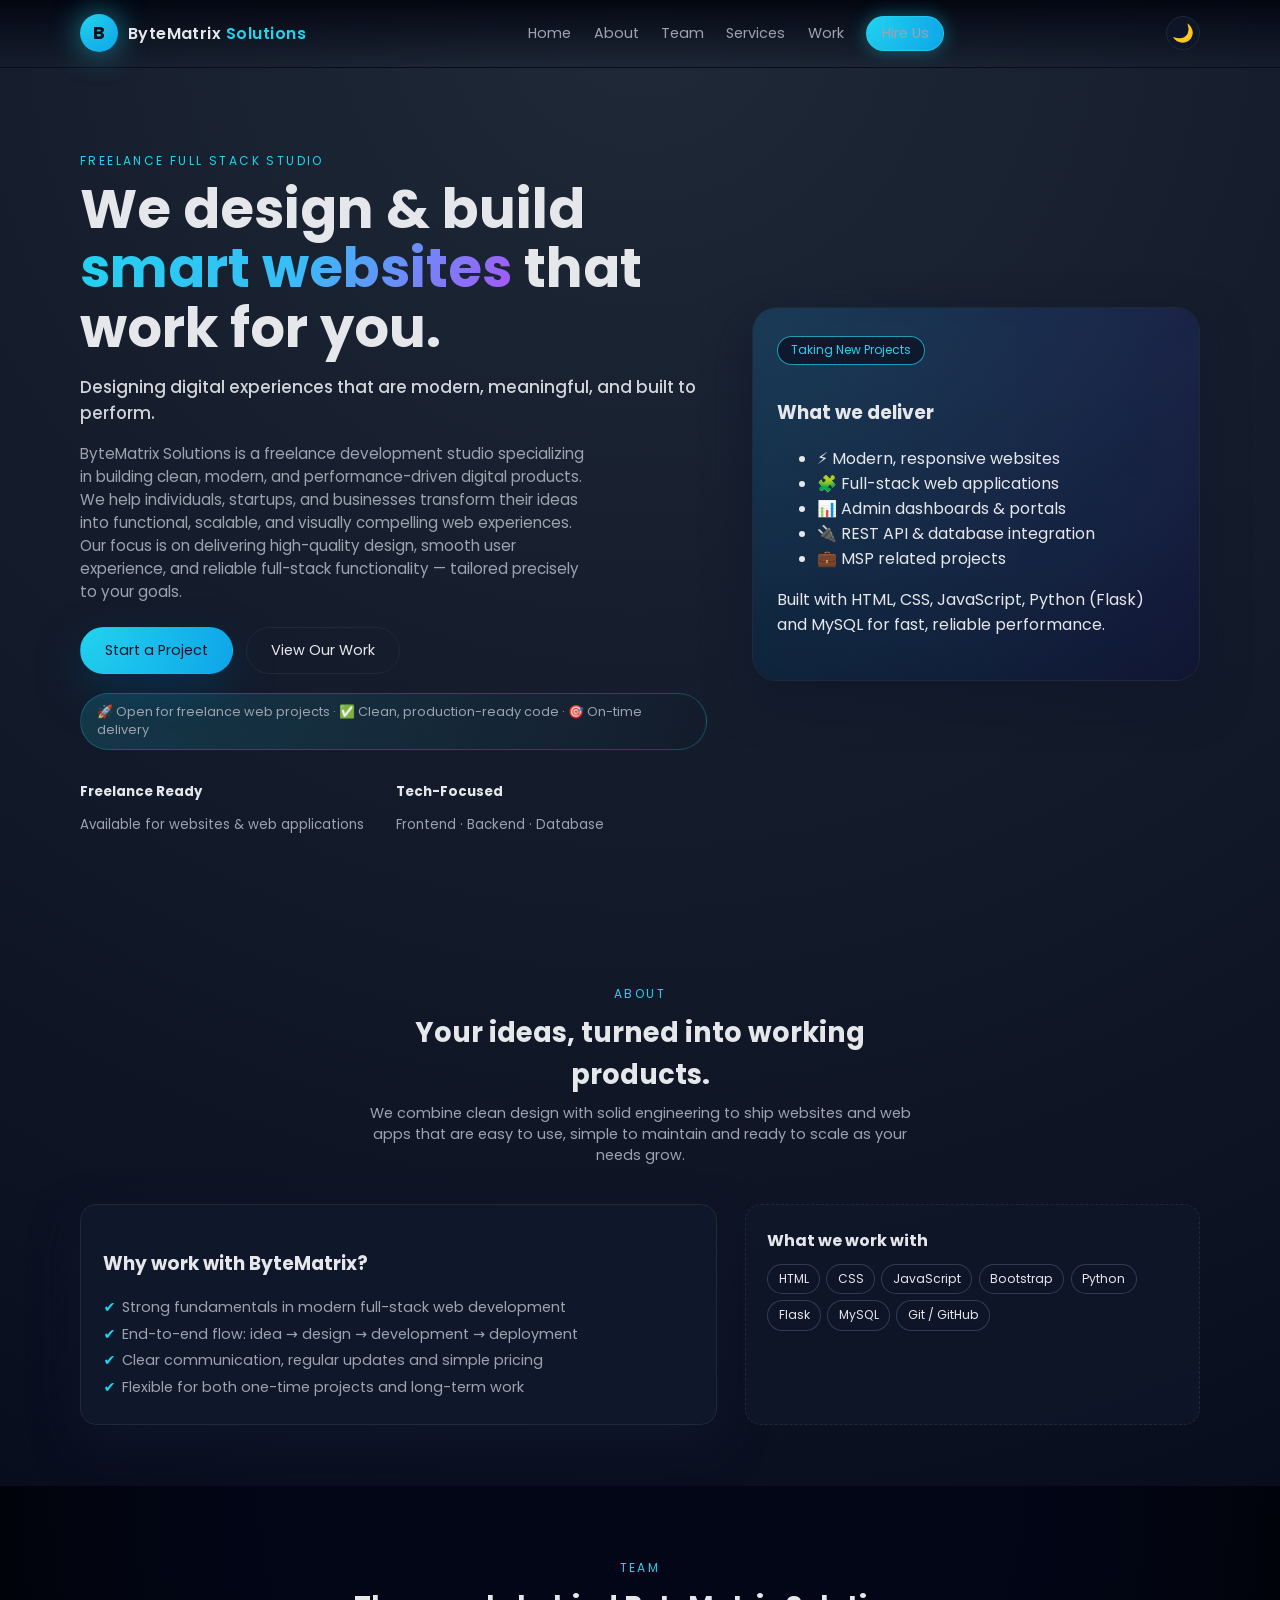
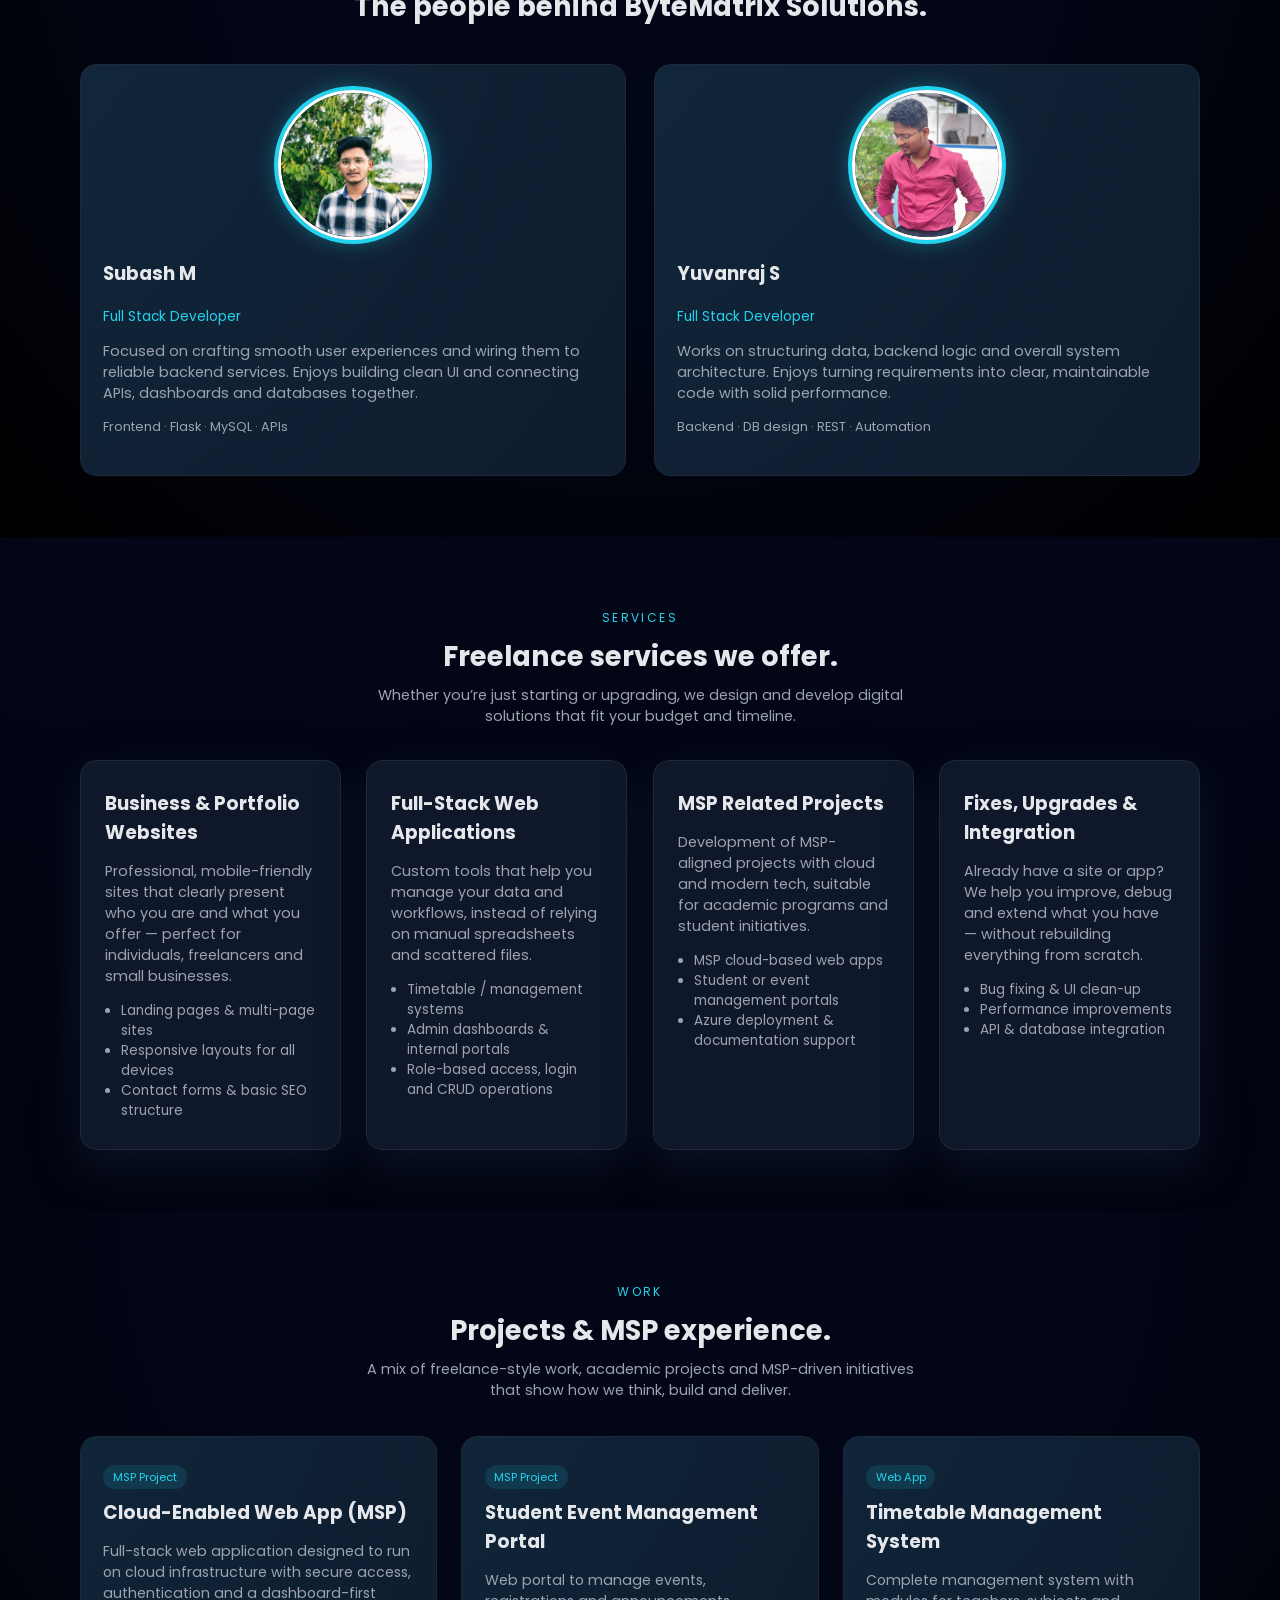
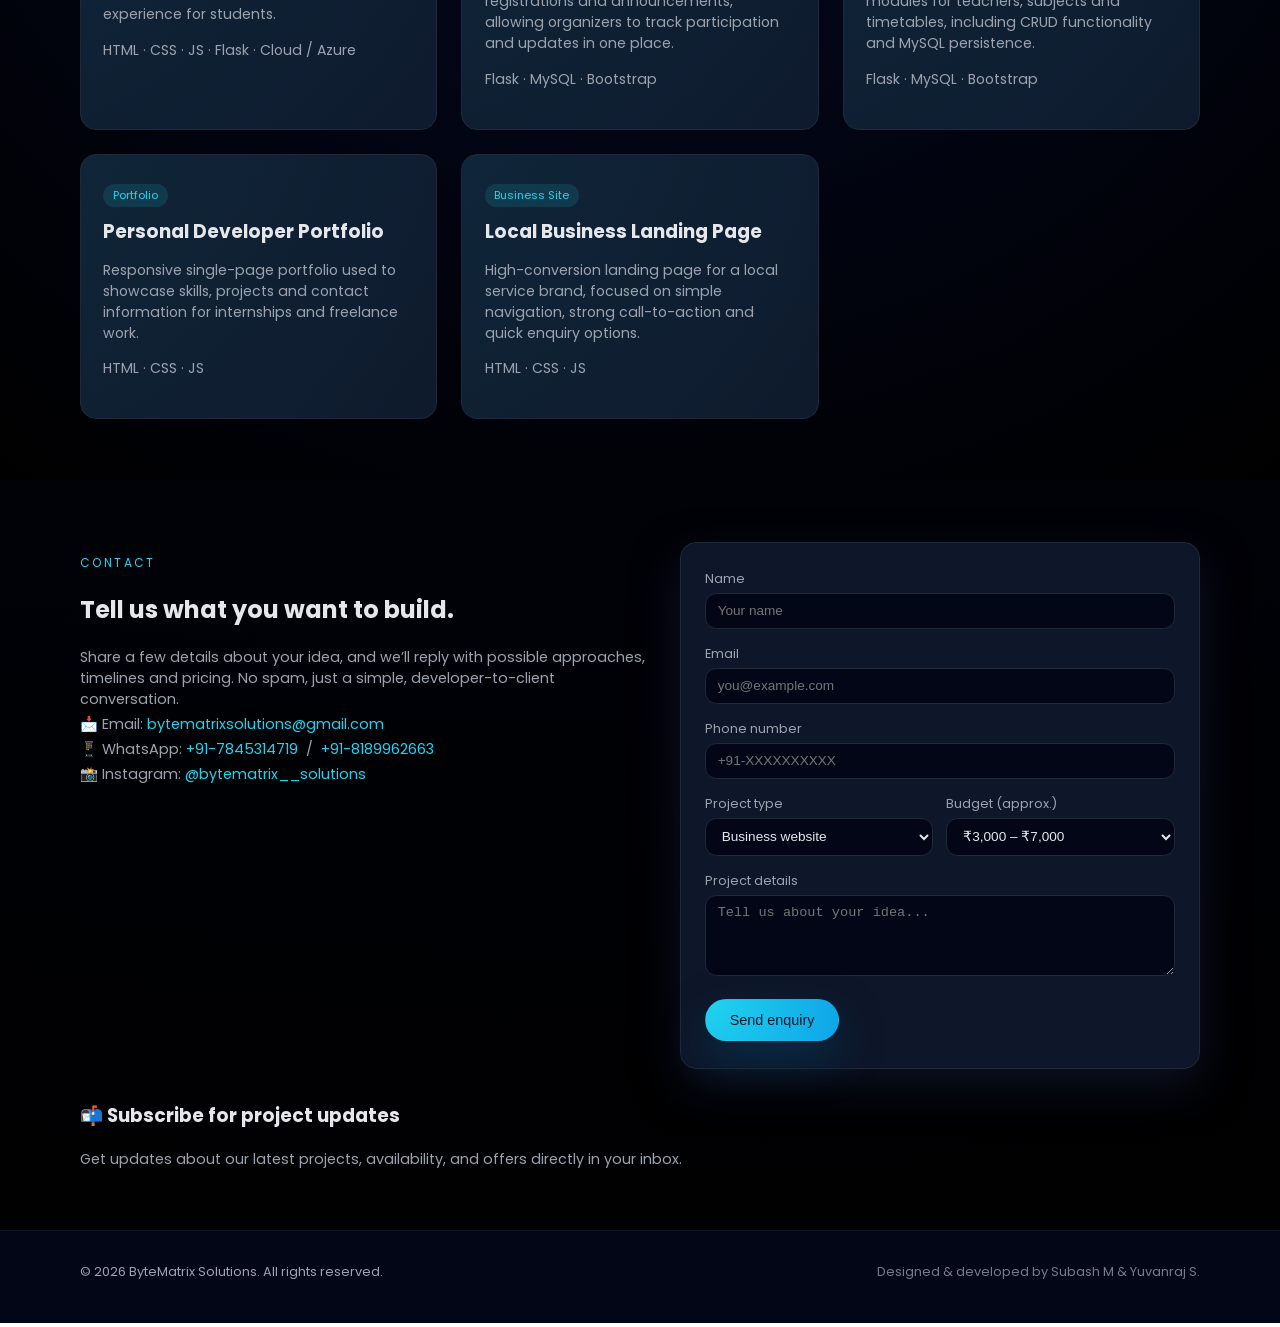
<file: index.html>
<!DOCTYPE html>
<html lang="en">
<head>
  <!-- Basic Meta -->
  <meta charset="UTF-8" />
  <meta name="viewport" content="width=device-width, initial-scale=1.0" />

  <title>ByteMatrix Solutions | Freelance Full Stack Developers</title>
  <meta name="description"
        content="ByteMatrix Solutions is a freelance full stack studio building modern, performance-focused websites and web applications for individuals, startups, and small businesses." />

  <!-- Google Fonts -->
  <link rel="preconnect" href="https://fonts.googleapis.com" />
  <link rel="preconnect" href="https://fonts.gstatic.com" crossorigin />
  <link
    href="https://fonts.googleapis.com/css2?family=Poppins:wght@300;400;500;600;700&display=swap"
    rel="stylesheet"
  />

  <!-- Styles -->
  <link rel="stylesheet" href="style.css" />

  <!-- Google Analytics (replace G-XXXXXXX with your real ID when ready) -->
  <script async src="https://www.googletagmanager.com/gtag/js?id=G-XXXXXXX"></script>
  <script>
    window.dataLayer = window.dataLayer || [];
    function gtag(){dataLayer.push(arguments);}
    gtag('js', new Date());
    gtag('config', 'G-XXXXXXX');
  </script>
</head>

<body data-theme="dark">
  <!-- NAVBAR -->
  <header class="navbar">
    <div class="container nav-inner">
      <div class="logo">
        <span class="logo-icon">B</span>
        <span class="logo-text">ByteMatrix<span> Solutions</span></span>
      </div>

      <nav class="nav-links" id="navLinks">
        <a href="#home">Home</a>
        <a href="#about">About</a>
        <a href="#team">Team</a>
        <a href="#services">Services</a>
        <a href="#work">Work</a>
        <a href="#contact" class="btn-nav">Hire Us</a>
      </nav>

      <div class="nav-right">
        <!-- Theme toggle -->
        <button class="theme-toggle" id="themeToggle" aria-label="Toggle light/dark theme">
          <span class="icon-moon">🌙</span>
          <span class="icon-sun">☀️</span>
        </button>

        <!-- Mobile nav toggle -->
        <button class="nav-toggle" id="navToggle" aria-label="Toggle navigation menu">
          <span></span>
          <span></span>
        </button>
      </div>
    </div>
  </header>

  <!-- MAIN CONTENT -->
  <main>
    <!-- HERO -->
    <section id="home" class="hero reveal">
      <div class="container hero-grid">
        <div class="hero-text">
          <p class="eyebrow">Freelance Full Stack Studio</p>
          <h1>
            We design &amp; build<br />
            <span class="accent">smart websites</span> that work for you.
          </h1>

          <p class="tagline">
            Designing digital experiences that are modern, meaningful, and built to perform.
          </p>

          <p class="hero-sub">
            ByteMatrix Solutions is a freelance development studio specializing in building clean,
            modern, and performance-driven digital products. We help individuals, startups, and
            businesses transform their ideas into functional, scalable, and visually compelling web
            experiences. Our focus is on delivering high-quality design, smooth user experience, and
            reliable full-stack functionality — tailored precisely to your goals.
          </p>

          <div class="hero-actions">
            <a href="#contact" class="btn primary">Start a Project</a>
            <a href="#work" class="btn ghost">View Our Work</a>
          </div>

          <!-- Hero highlight strip -->
          <div class="hero-strip">
            <span>🚀 Open for freelance web projects · ✅ Clean, production-ready code · 🎯 On-time delivery</span>
          </div>

          <div class="hero-meta">
            <div>
              <h4>Freelance Ready</h4>
              <p>Available for websites &amp; web applications</p>
            </div>
            <div>
              <h4>Tech-Focused</h4>
              <p>Frontend · Backend · Database</p>
            </div>
          </div>
        </div>

        <aside class="hero-card" aria-label="What ByteMatrix delivers">
          <div class="hero-badge">Taking New Projects</div>
          <h3>What we deliver</h3>
          <ul>
            <li>⚡ Modern, responsive websites</li>
            <li>🧩 Full-stack web applications</li>
            <li>📊 Admin dashboards &amp; portals</li>
            <li>🔌 REST API &amp; database integration</li>
            <li>💼 MSP related projects</li>
          </ul>
          <p class="hero-note">
            Built with HTML, CSS, JavaScript, Python (Flask) and MySQL for fast, reliable performance.
          </p>
        </aside>
      </div>
    </section>

    <!-- ABOUT -->
    <section id="about" class="section reveal">
      <div class="container section-header">
        <p class="eyebrow">About</p>
        <h2>Your ideas, turned into working products.</h2>
        <p class="section-sub">
          We combine clean design with solid engineering to ship websites and web apps that are
          easy to use, simple to maintain and ready to scale as your needs grow.
        </p>
      </div>

      <div class="container about-grid">
        <article class="about-card">
          <h3>Why work with ByteMatrix?</h3>
          <ul class="check-list">
            <li>Strong fundamentals in modern full-stack web development</li>
            <li>End-to-end flow: idea → design → development → deployment</li>
            <li>Clear communication, regular updates and simple pricing</li>
            <li>Flexible for both one-time projects and long-term work</li>
          </ul>
        </article>

        <aside class="about-tags" aria-label="Tech stack">
          <h4>What we work with</h4>
          <div class="tags">
            <span>HTML</span>
            <span>CSS</span>
            <span>JavaScript</span>
            <span>Bootstrap</span>
            <span>Python</span>
            <span>Flask</span>
            <span>MySQL</span>
            <span>Git / GitHub</span>
          </div>
        </aside>
      </div>
    </section>

    <!-- TEAM -->
    <section id="team" class="section section-alt reveal">
      <div class="container section-header">
        <p class="eyebrow">Team</p>
        <h2>The people behind ByteMatrix Solutions.</h2>
      </div>

      <div class="container team-grid">
        <!-- Subash -->
        <article class="team-card">
          <img src="subash.jpeg" alt="Portrait of Subash M" class="member-photo-circle" />
          <h3>Subash M</h3>
          <p class="role">Full Stack Developer</p>
          <p class="bio">
            Focused on crafting smooth user experiences and wiring them to reliable backend
            services. Enjoys building clean UI and connecting APIs, dashboards and databases
            together.
          </p>
          <p class="skills">
            Frontend · Flask · MySQL · APIs
          </p>
        </article>

        <!-- Yuvan -->
        <article class="team-card">
          <img src="yuvan.jpeg" alt="Portrait of Yuvanraj S" class="member-photo-circle member-photo-yuvan" />
          <h3>Yuvanraj S</h3>
          <p class="role">Full Stack Developer</p>
          <p class="bio">
            Works on structuring data, backend logic and overall system architecture. Enjoys
            turning requirements into clear, maintainable code with solid performance.
          </p>
          <p class="skills">
            Backend · DB design · REST · Automation
          </p>
        </article>
      </div>
    </section>

    <!-- SERVICES -->
    <section id="services" class="section reveal">
      <div class="container section-header">
        <p class="eyebrow">Services</p>
        <h2>Freelance services we offer.</h2>
        <p class="section-sub">
          Whether you’re just starting or upgrading, we design and develop digital solutions
          that fit your budget and timeline.
        </p>
      </div>

      <div class="container services-grid">
        <!-- Service 1 -->
        <article class="service-card">
          <h3>Business &amp; Portfolio Websites</h3>
          <p>
            Professional, mobile-friendly sites that clearly present who you are and what you
            offer — perfect for individuals, freelancers and small businesses.
          </p>
          <ul>
            <li>Landing pages &amp; multi-page sites</li>
            <li>Responsive layouts for all devices</li>
            <li>Contact forms &amp; basic SEO structure</li>
          </ul>
        </article>

        <!-- Service 2 -->
        <article class="service-card">
          <h3>Full-Stack Web Applications</h3>
          <p>
            Custom tools that help you manage your data and workflows, instead of relying on
            manual spreadsheets and scattered files.
          </p>
          <ul>
            <li>Timetable / management systems</li>
            <li>Admin dashboards &amp; internal portals</li>
            <li>Role-based access, login and CRUD operations</li>
          </ul>
        </article>

        <!-- Service 3 -->
        <article class="service-card">
          <h3>MSP Related Projects</h3>
          <p>
            Development of MSP-aligned projects with cloud and modern tech, suitable for academic
            programs and student initiatives.
          </p>
          <ul>
            <li>MSP cloud-based web apps</li>
            <li>Student or event management portals</li>
            <li>Azure deployment &amp; documentation support</li>
          </ul>
        </article>

        <!-- Service 4 -->
        <article class="service-card">
          <h3>Fixes, Upgrades &amp; Integration</h3>
          <p>
            Already have a site or app? We help you improve, debug and extend what you have —
            without rebuilding everything from scratch.
          </p>
          <ul>
            <li>Bug fixing &amp; UI clean-up</li>
            <li>Performance improvements</li>
            <li>API &amp; database integration</li>
          </ul>
        </article>
      </div>
    </section>

    <!-- WORK -->
    <section id="work" class="section section-alt reveal">
      <div class="container section-header">
        <p class="eyebrow">Work</p>
        <h2>Projects &amp; MSP experience.</h2>
        <p class="section-sub">
          A mix of freelance-style work, academic projects and MSP-driven initiatives that show
          how we think, build and deliver.
        </p>
      </div>

      <div class="container work-grid">
        <!-- Project 1 -->
        <article class="work-card">
          <div class="work-tag">MSP Project</div>
          <h3>Cloud-Enabled Web App (MSP)</h3>
          <p>
            Full-stack web application designed to run on cloud infrastructure with secure access,
            authentication and a dashboard-first experience for students.
          </p>
          <p class="stack">HTML · CSS · JS · Flask · Cloud / Azure</p>
        </article>

        <!-- Project 2 -->
        <article class="work-card">
          <div class="work-tag">MSP Project</div>
          <h3>Student Event Management Portal</h3>
          <p>
            Web portal to manage events, registrations and announcements, allowing organizers to
            track participation and updates in one place.
          </p>
          <p class="stack">Flask · MySQL · Bootstrap</p>
        </article>

        <!-- Project 3 -->
        <article class="work-card">
          <div class="work-tag">Web App</div>
          <h3>Timetable Management System</h3>
          <p>
            Complete management system with modules for teachers, subjects and timetables,
            including CRUD functionality and MySQL persistence.
          </p>
          <p class="stack">Flask · MySQL · Bootstrap</p>
        </article>

        <!-- Project 4 -->
        <article class="work-card">
          <div class="work-tag">Portfolio</div>
          <h3>Personal Developer Portfolio</h3>
          <p>
            Responsive single-page portfolio used to showcase skills, projects and contact
            information for internships and freelance work.
          </p>
          <p class="stack">HTML · CSS · JS</p>
        </article>

        <!-- Project 5 -->
        <article class="work-card">
          <div class="work-tag">Business Site</div>
          <h3>Local Business Landing Page</h3>
          <p>
            High-conversion landing page for a local service brand, focused on simple navigation,
            strong call-to-action and quick enquiry options.
          </p>
          <p class="stack">HTML · CSS · JS</p>
        </article>
      </div>
    </section>

    <!-- CONTACT -->
    <section id="contact" class="section reveal">
      <div class="container contact-grid">
        <div>
          <p class="eyebrow">Contact</p>
          <h2>Tell us what you want to build.</h2>
          <p class="section-sub">
            Share a few details about your idea, and we’ll reply with possible approaches, timelines
            and pricing. No spam, just a simple, developer-to-client conversation.
          </p>

          <div class="contact-meta">
            <p>
              📩 Email:
              <a href="mailto:bytematrixsolutions@gmail.com">
                bytematrixsolutions@gmail.com
              </a>
            </p>

            <p>
              📱 WhatsApp:
              <a href="https://wa.me/917845314719" target="_blank" rel="noopener noreferrer">
                +91-7845314719
              </a>
              &nbsp;/&nbsp;
              <a href="https://wa.me/918189962663" target="_blank" rel="noopener noreferrer">
                +91-8189962663
              </a>
            </p>

            <p>
              📸 Instagram:
              <a href="https://www.instagram.com/bytematrix__solutions?igsh=MW5uZ2N6MXJtbTRqbg=="
                 target="_blank" rel="noopener noreferrer">
                @bytematrix__solutions
              </a>
            </p>
          </div>
        </div>

        <!-- CONTACT FORM (sends to Flask /contact) -->
        <form class="contact-form"
              action="http://127.0.0.1:5000/contact"
              method="POST">
          <div class="field">
            <label for="name">Name</label>
            <input
              id="name"
              name="name"
              type="text"
              placeholder="Your name"
              required
            />
          </div>

          <div class="field">
            <label for="email">Email</label>
            <input
              id="email"
              name="email"
              type="email"
              placeholder="you@example.com"
              required
            />
          </div>

          <div class="field">
            <label for="phone">Phone number</label>
            <input
              id="phone"
              name="phone"
              type="tel"
              placeholder="+91-XXXXXXXXXX"
              required
            />
          </div>

          <div class="field two-col">
            <div>
              <label for="projectType">Project type</label>
              <select id="projectType" name="projectType">
                <option>Business website</option>
                <option>Portfolio website</option>
                <option>Web application</option>
                <option>Dashboard / internal tool</option>
                <option>Other</option>
              </select>
            </div>

            <div>
              <label for="budget">Budget (approx.)</label>
              <select id="budget" name="budget">
                <option>₹3,000 – ₹7,000</option>
                <option>₹7,000 – ₹15,000</option>
                <option>₹15,000 – ₹30,000</option>
                <option>₹30,000+</option>
              </select>
            </div>
          </div>

          <div class="field">
            <label for="message">Project details</label>
            <textarea
              id="message"
              name="message"
              rows="4"
              placeholder="Tell us about your idea..."
            ></textarea>
          </div>

          <button type="submit" class="btn primary full-width">
            Send enquiry
          </button>
        </form>
      </div>

      <!-- NEWSLETTER SIGNUP (Kit embed) -->
      <div class="container" style="margin-top: 2rem;">
        <h3>📬 Subscribe for project updates</h3>
        <p class="section-sub">
          Get updates about our latest projects, availability, and offers directly in your inbox.
        </p>

        <!-- Kit form script -->
        <script async data-uid="3629f5edd1" src="https://bytematrixsolutions.kit.com/3629f5edd1/index.js"></script>
      </div>
    </section>
  </main>

  <!-- FOOTER -->
  <footer class="footer">
    <div class="container footer-inner">
      <p>© <span id="year"></span> ByteMatrix Solutions. All rights reserved.</p>
      <p class="footer-made">
        Designed &amp; developed by Subash M &amp; Yuvanraj S.
      </p>
    </div>
  </footer>

  <!-- SCROLL TO TOP BUTTON -->
  <button id="scrollTopBtn" class="scroll-top" aria-label="Scroll to top">↑</button>

  <!-- Scripts -->
  <script src="script.js"></script>
</body>
</html>
</file>
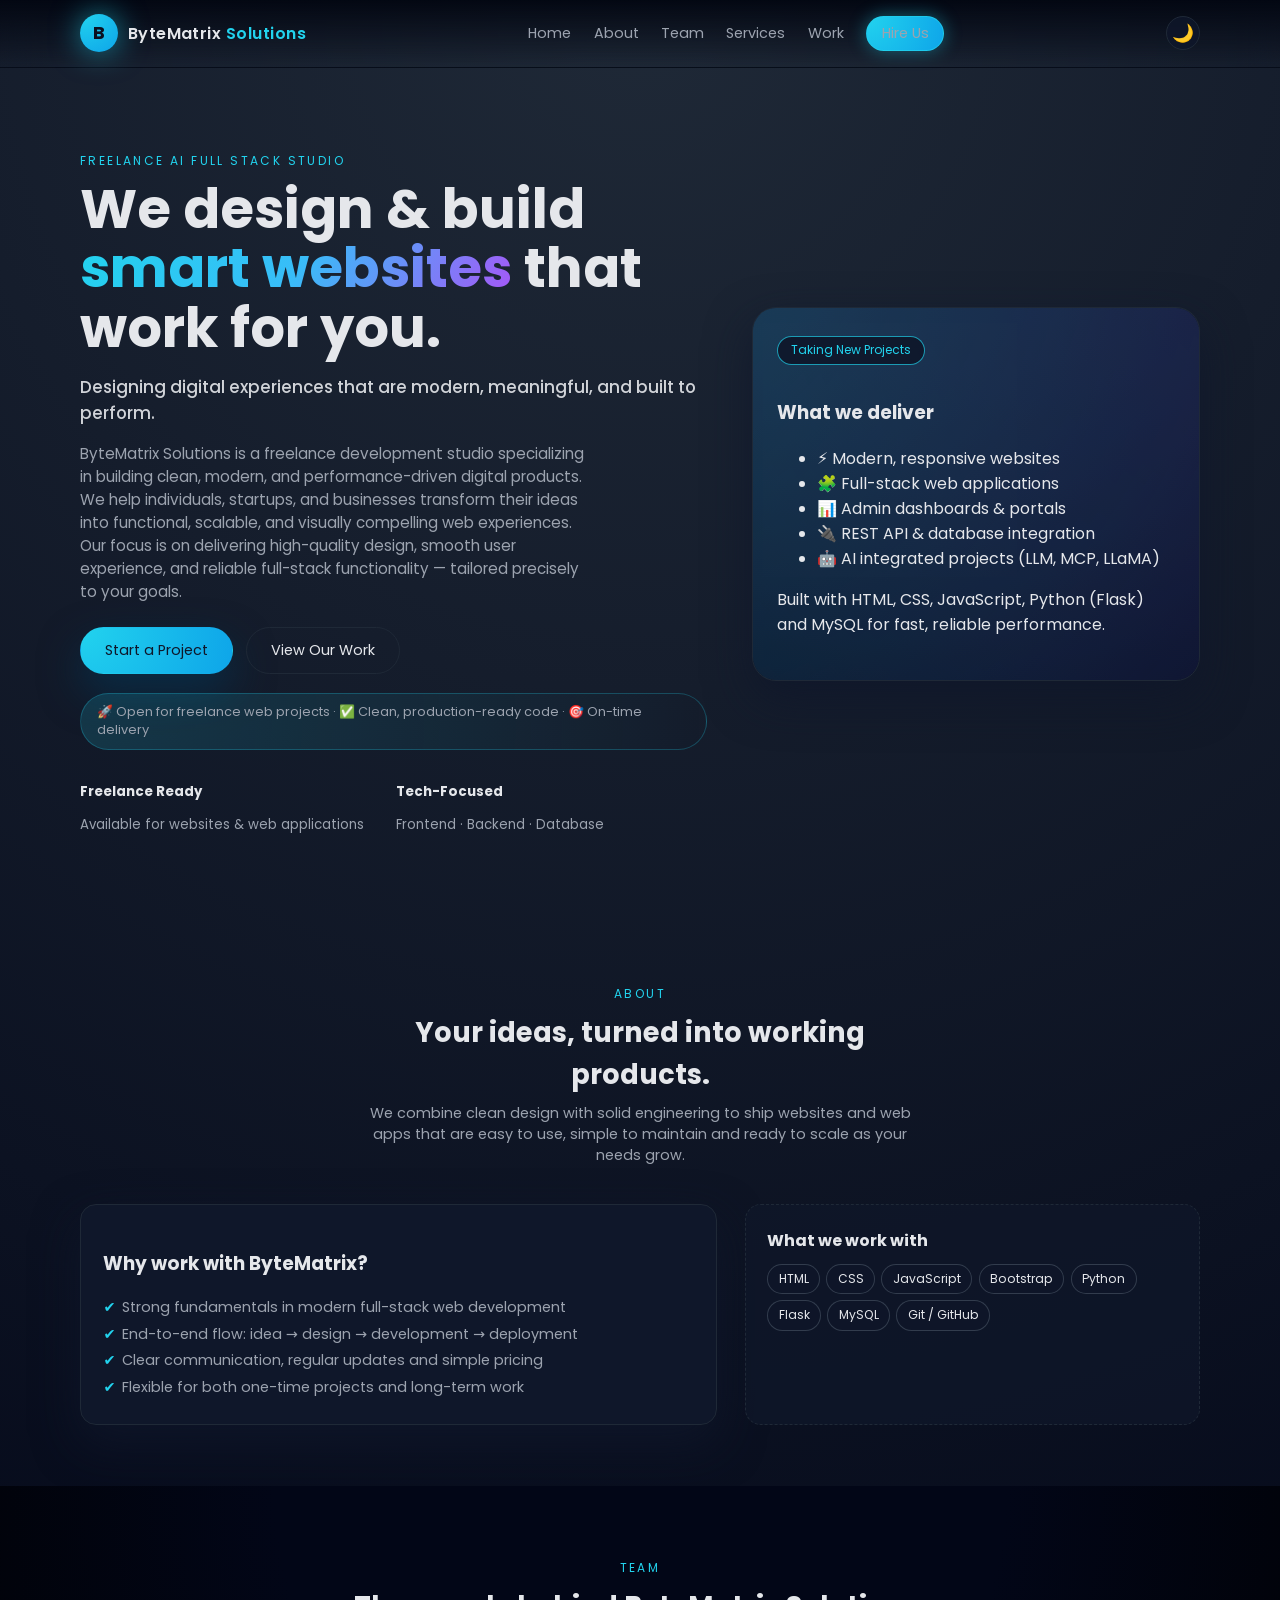
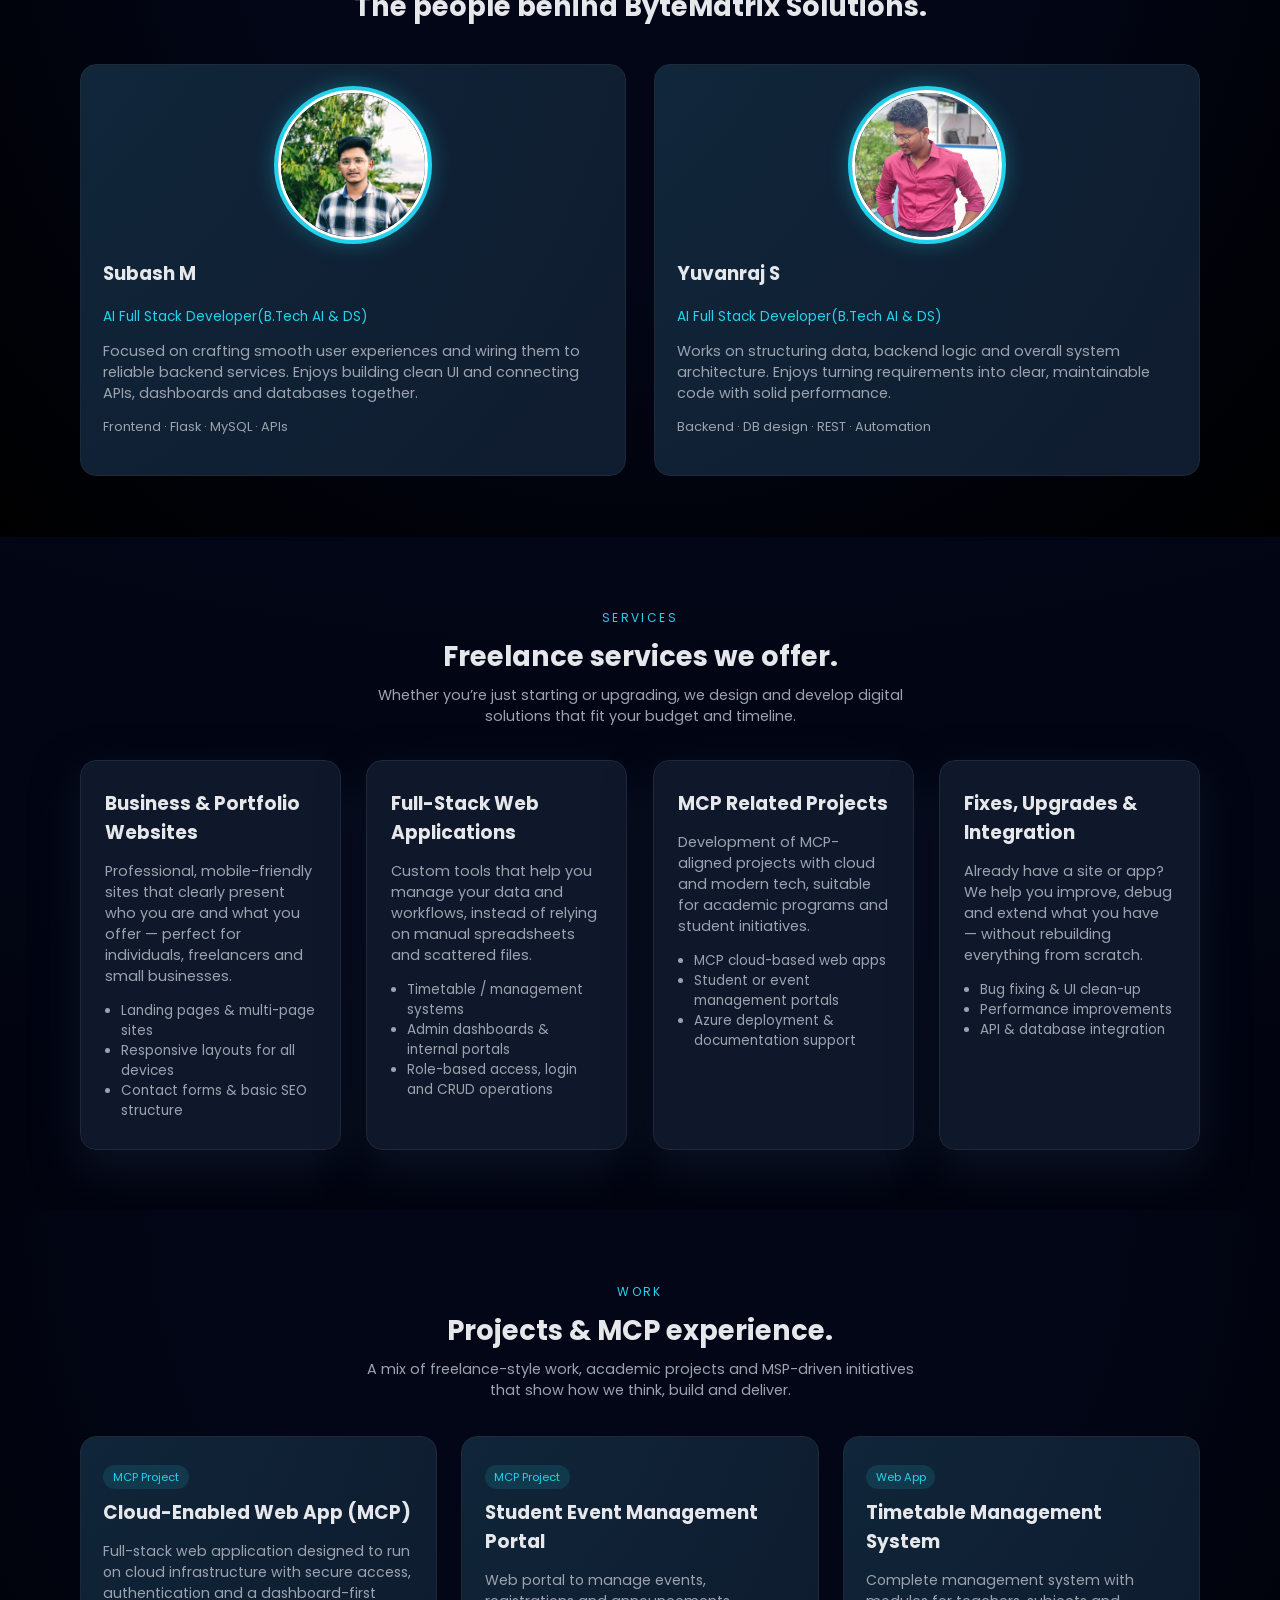
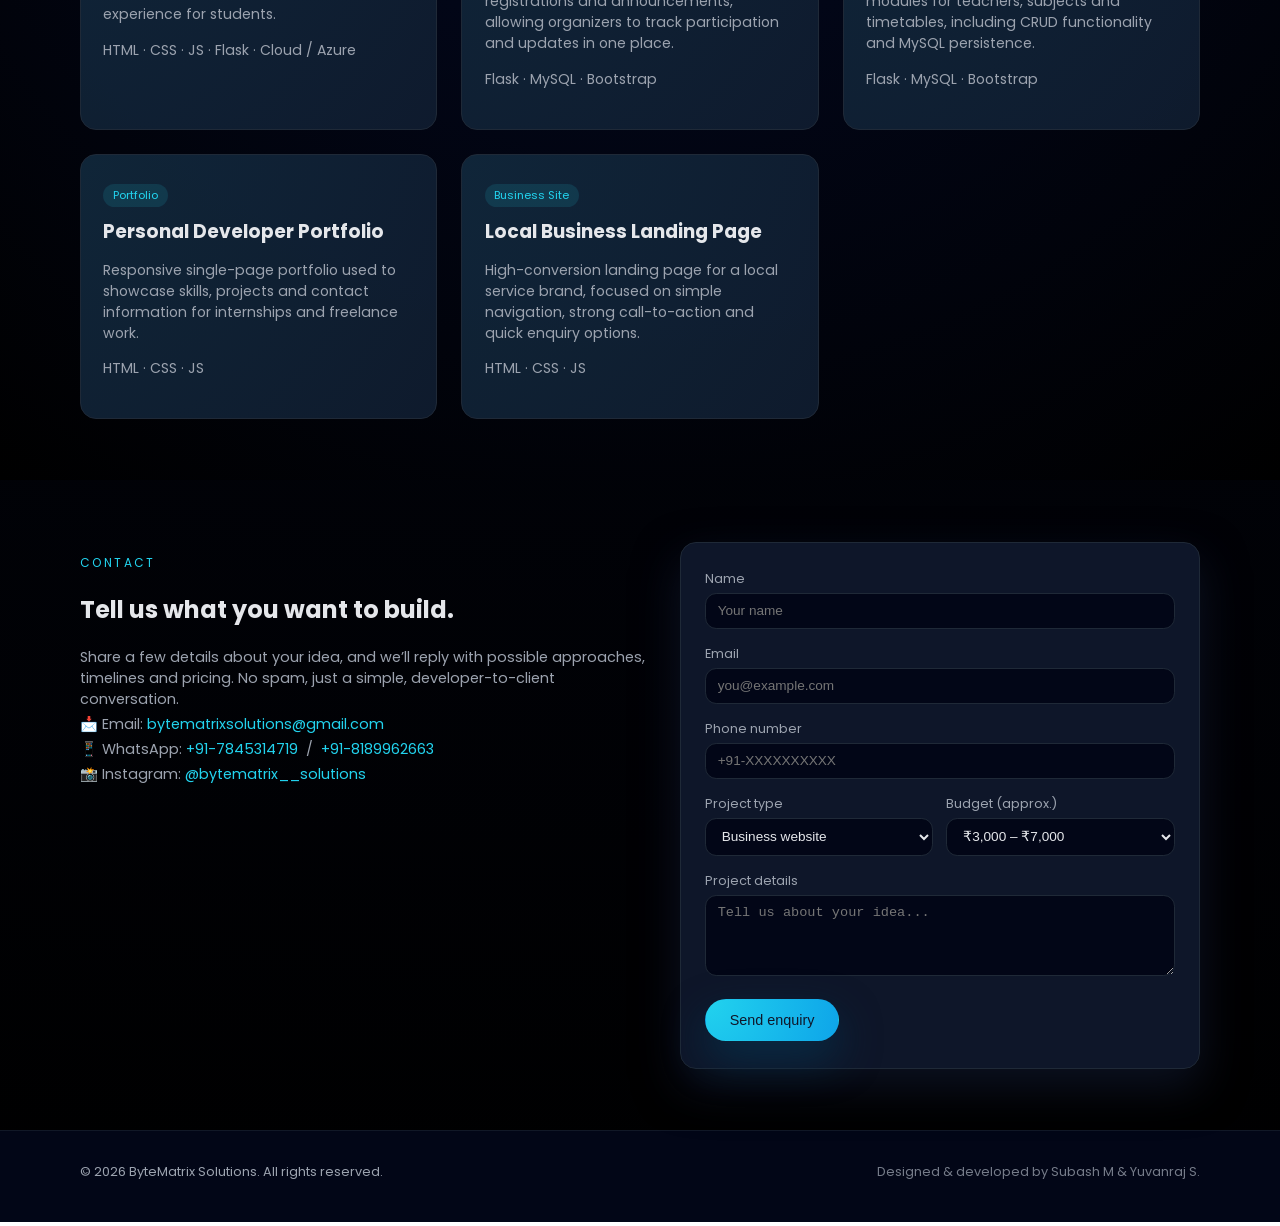
<file: static/index.html>
<!DOCTYPE html>
<html lang="en">
<head>
  <!-- Basic Meta -->
  <meta charset="UTF-8" />
  <meta name="viewport" content="width=device-width, initial-scale=1.0" />

  <title>ByteMatrix Solutions | Freelance AI Full Stack Developers</title>
  <meta name="description"
        content="ByteMatrix Solutions is a freelance AI full stack development studio building modern websites, AI-powered web applications, LLM integrations, MCP workflows, and scalable digital solutions for startups and businesses." />


  <!-- Google Fonts -->
  <link rel="preconnect" href="https://fonts.googleapis.com" />
  <link rel="preconnect" href="https://fonts.gstatic.com" crossorigin />
  <link
    href="https://fonts.googleapis.com/css2?family=Poppins:wght@300;400;500;600;700&display=swap"
    rel="stylesheet"
  />

  <!-- Styles -->
  <link rel="stylesheet" href="/static/style.css" />

  <!-- Google Analytics (replace G-XXXXXXX with your real ID when ready) -->
  <script async src="https://www.googletagmanager.com/gtag/js?id=G-XXXXXXX"></script>
  <script>
    window.dataLayer = window.dataLayer || [];
    function gtag(){dataLayer.push(arguments);}
    gtag('js', new Date());
    gtag('config', 'G-XXXXXXX');
  </script>
</head>

<body data-theme="dark">
  <!-- NAVBAR -->
  <header class="navbar">
    <div class="container nav-inner">
      <div class="logo">
        <span class="logo-icon">B</span>
        <span class="logo-text">ByteMatrix<span> Solutions</span></span>
      </div>

      <nav class="nav-links" id="navLinks">
        <a href="#home">Home</a>
        <a href="#about">About</a>
        <a href="#team">Team</a>
        <a href="#services">Services</a>
        <a href="#work">Work</a>
        <a href="#contact" class="btn-nav">Hire Us</a>
      </nav>

      <div class="nav-right">
        <!-- Theme toggle -->
        <button class="theme-toggle" id="themeToggle" aria-label="Toggle light/dark theme">
          <span class="icon-moon">🌙</span>
          <span class="icon-sun">☀️</span>
        </button>

        <!-- Mobile nav toggle -->
        <button class="nav-toggle" id="navToggle" aria-label="Toggle navigation menu">
          <span></span>
          <span></span>
        </button>
      </div>
    </div>
  </header>

  <!-- MAIN CONTENT -->
  <main>
    <!-- HERO -->
    <section id="home" class="hero reveal">
      <div class="container hero-grid">
        <div class="hero-text">
          <p class="eyebrow">Freelance AI Full Stack Studio</p>
          <h1>
            We design &amp; build<br />
            <span class="accent">smart websites</span> that work for you.
          </h1>

          <p class="tagline">
            Designing digital experiences that are modern, meaningful, and built to perform.
          </p>

          <p class="hero-sub">
            ByteMatrix Solutions is a freelance development studio specializing in building clean,
            modern, and performance-driven digital products. We help individuals, startups, and
            businesses transform their ideas into functional, scalable, and visually compelling web
            experiences. Our focus is on delivering high-quality design, smooth user experience, and
            reliable full-stack functionality — tailored precisely to your goals.
          </p>

          <div class="hero-actions">
            <a href="#contact" class="btn primary">Start a Project</a>
            <a href="#work" class="btn ghost">View Our Work</a>
          </div>

          <!-- Hero highlight strip -->
          <div class="hero-strip">
            <span>🚀 Open for freelance web projects · ✅ Clean, production-ready code · 🎯 On-time delivery</span>
          </div>

          <div class="hero-meta">
            <div>
              <h4>Freelance Ready</h4>
              <p>Available for websites &amp; web applications</p>
            </div>
            <div>
              <h4>Tech-Focused</h4>
              <p>Frontend · Backend · Database</p>
            </div>
          </div>
        </div>

        <aside class="hero-card" aria-label="What ByteMatrix delivers">
          <div class="hero-badge">Taking New Projects</div>
          <h3>What we deliver</h3>
          <ul>
            <li>⚡ Modern, responsive websites</li>
            <li>🧩 Full-stack web applications</li>
            <li>📊 Admin dashboards &amp; portals</li>
            <li>🔌 REST API &amp; database integration</li>
            <li>🤖 AI integrated projects (LLM, MCP, LLaMA)</li>
          </ul>
          <p class="hero-note">
            Built with HTML, CSS, JavaScript, Python (Flask) and MySQL for fast, reliable performance.
          </p>
        </aside>
      </div>
    </section>

    <!-- ABOUT -->
    <section id="about" class="section reveal">
      <div class="container section-header">
        <p class="eyebrow">About</p>
        <h2>Your ideas, turned into working products.</h2>
        <p class="section-sub">
          We combine clean design with solid engineering to ship websites and web apps that are
          easy to use, simple to maintain and ready to scale as your needs grow.
        </p>
      </div>

      <div class="container about-grid">
        <article class="about-card">
          <h3>Why work with ByteMatrix?</h3>
          <ul class="check-list">
            <li>Strong fundamentals in modern full-stack web development</li>
            <li>End-to-end flow: idea → design → development → deployment</li>
            <li>Clear communication, regular updates and simple pricing</li>
            <li>Flexible for both one-time projects and long-term work</li>
          </ul>
        </article>

        <aside class="about-tags" aria-label="Tech stack">
          <h4>What we work with</h4>
          <div class="tags">
            <span>HTML</span>
            <span>CSS</span>
            <span>JavaScript</span>
            <span>Bootstrap</span>
            <span>Python</span>
            <span>Flask</span>
            <span>MySQL</span>
            <span>Git / GitHub</span>
          </div>
        </aside>
      </div>
    </section>

    <!-- TEAM -->
    <section id="team" class="section section-alt reveal">
      <div class="container section-header">
        <p class="eyebrow">Team</p>
        <h2>The people behind ByteMatrix Solutions.</h2>
      </div>

      <div class="container team-grid">
        <!-- Subash -->
        <article class="team-card">
          <img src="/static/subash.jpeg" alt="Portrait of Subash M" class="member-photo-circle" />
          <h3>Subash M</h3>
          <p class="role">AI Full Stack Developer(B.Tech AI & DS)</p>
          <p class="bio">
            Focused on crafting smooth user experiences and wiring them to reliable backend
            services. Enjoys building clean UI and connecting APIs, dashboards and databases
            together.
          </p>
          <p class="skills">
            Frontend · Flask · MySQL · APIs
          </p>
        </article>

        <!-- Yuvan -->
        <article class="team-card">
          <img src="/static/yuvan.jpeg" alt="Portrait of Yuvanraj S" class="member-photo-circle member-photo-yuvan" />
          <h3>Yuvanraj S</h3>
          <p class="role">AI Full Stack Developer(B.Tech AI & DS)</p>
          <p class="bio">
            Works on structuring data, backend logic and overall system architecture. Enjoys
            turning requirements into clear, maintainable code with solid performance.
          </p>
          <p class="skills">
            Backend · DB design · REST · Automation
          </p>
        </article>
      </div>
    </section>

    <!-- SERVICES -->
    <section id="services" class="section reveal">
      <div class="container section-header">
        <p class="eyebrow">Services</p>
        <h2>Freelance services we offer.</h2>
        <p class="section-sub">
          Whether you’re just starting or upgrading, we design and develop digital solutions
          that fit your budget and timeline.
        </p>
      </div>

      <div class="container services-grid">
        <!-- Service 1 -->
        <article class="service-card">
          <h3>Business &amp; Portfolio Websites</h3>
          <p>
            Professional, mobile-friendly sites that clearly present who you are and what you
            offer — perfect for individuals, freelancers and small businesses.
          </p>
          <ul>
            <li>Landing pages &amp; multi-page sites</li>
            <li>Responsive layouts for all devices</li>
            <li>Contact forms &amp; basic SEO structure</li>
          </ul>
        </article>

        <!-- Service 2 -->
        <article class="service-card">
          <h3>Full-Stack Web Applications</h3>
          <p>
            Custom tools that help you manage your data and workflows, instead of relying on
            manual spreadsheets and scattered files.
          </p>
          <ul>
            <li>Timetable / management systems</li>
            <li>Admin dashboards &amp; internal portals</li>
            <li>Role-based access, login and CRUD operations</li>
          </ul>
        </article>

        <!-- Service 3 -->
        <article class="service-card">
          <h3>MCP Related Projects</h3>
          <p>
            Development of MCP-aligned projects with cloud and modern tech, suitable for academic
            programs and student initiatives.
          </p>
          <ul>
            <li>MCP cloud-based web apps</li>
            <li>Student or event management portals</li>
            <li>Azure deployment &amp; documentation support</li>
          </ul>
        </article>

        <!-- Service 4 -->
        <article class="service-card">
          <h3>Fixes, Upgrades &amp; Integration</h3>
          <p>
            Already have a site or app? We help you improve, debug and extend what you have —
            without rebuilding everything from scratch.
          </p>
          <ul>
            <li>Bug fixing &amp; UI clean-up</li>
            <li>Performance improvements</li>
            <li>API &amp; database integration</li>
          </ul>
        </article>
      </div>
    </section>

    <!-- WORK -->
    <section id="work" class="section section-alt reveal">
      <div class="container section-header">
        <p class="eyebrow">Work</p>
        <h2>Projects &amp; MCP experience.</h2>
        <p class="section-sub">
          A mix of freelance-style work, academic projects and MSP-driven initiatives that show
          how we think, build and deliver.
        </p>
      </div>

      <div class="container work-grid">
        <!-- Project 1 -->
        <article class="work-card">
          <div class="work-tag">MCP Project</div>
          <h3>Cloud-Enabled Web App (MCP)</h3>
          <p>
            Full-stack web application designed to run on cloud infrastructure with secure access,
            authentication and a dashboard-first experience for students.
          </p>
          <p class="stack">HTML · CSS · JS · Flask · Cloud / Azure</p>
        </article>

        <!-- Project 2 -->
        <article class="work-card">
          <div class="work-tag">MCP Project</div>
          <h3>Student Event Management Portal</h3>
          <p>
            Web portal to manage events, registrations and announcements, allowing organizers to
            track participation and updates in one place.
          </p>
          <p class="stack">Flask · MySQL · Bootstrap</p>
        </article>

        <!-- Project 3 -->
        <article class="work-card">
          <div class="work-tag">Web App</div>
          <h3>Timetable Management System</h3>
          <p>
            Complete management system with modules for teachers, subjects and timetables,
            including CRUD functionality and MySQL persistence.
          </p>
          <p class="stack">Flask · MySQL · Bootstrap</p>
        </article>

        <!-- Project 4 -->
        <article class="work-card">
          <div class="work-tag">Portfolio</div>
          <h3>Personal Developer Portfolio</h3>
          <p>
            Responsive single-page portfolio used to showcase skills, projects and contact
            information for internships and freelance work.
          </p>
          <p class="stack">HTML · CSS · JS</p>
        </article>

        <!-- Project 5 -->
        <article class="work-card">
          <div class="work-tag">Business Site</div>
          <h3>Local Business Landing Page</h3>
          <p>
            High-conversion landing page for a local service brand, focused on simple navigation,
            strong call-to-action and quick enquiry options.
          </p>
          <p class="stack">HTML · CSS · JS</p>
        </article>
      </div>
    </section>

    <!-- CONTACT -->
    <section id="contact" class="section reveal">
      <div class="container contact-grid">
        <div>
          <p class="eyebrow">Contact</p>
          <h2>Tell us what you want to build.</h2>
          <p class="section-sub">
            Share a few details about your idea, and we’ll reply with possible approaches, timelines
            and pricing. No spam, just a simple, developer-to-client conversation.
          </p>

          <div class="contact-meta">
            <p>
              📩 Email:
              <a href="mailto:bytematrixsolutions@gmail.com">
                bytematrixsolutions@gmail.com
              </a>
            </p>

            <p>
              📱 WhatsApp:
              <a href="https://wa.me/917845314719" target="_blank" rel="noopener noreferrer">
                +91-7845314719
              </a>
              &nbsp;/&nbsp;
              <a href="https://wa.me/918189962663" target="_blank" rel="noopener noreferrer">
                +91-8189962663
              </a>
            </p>

            <p>
              📸 Instagram:
              <a href="https://www.instagram.com/bytematrix__solutions?igsh=MW5uZ2N6MXJtbTRqbg=="
                 target="_blank" rel="noopener noreferrer">
                @bytematrix__solutions
              </a>
            </p>
          </div>
        </div>

        <!-- CONTACT FORM (sends to Flask /contact) -->
        <form class="contact-form" action="/contact" method="POST">

          <div class="field">
            <label for="name">Name</label>
            <input
              id="name"
              name="name"
              type="text"
              placeholder="Your name"
              required
            />
          </div>

          <div class="field">
            <label for="email">Email</label>
            <input
              id="email"
              name="email"
              type="email"
              placeholder="you@example.com"
              required
            />
          </div>

          <div class="field">
            <label for="phone">Phone number</label>
            <input
              id="phone"
              name="phone"
              type="tel"
              placeholder="+91-XXXXXXXXXX"
              required
            />
          </div>

          <div class="field two-col">
            <div>
              <label for="projectType">Project type</label>
              <select id="projectType" name="projectType">
                <option>Business website</option>
                <option>Portfolio website</option>
                <option>Web application</option>
                <option>Dashboard / internal tool</option>
                <option>Other</option>
              </select>
            </div>

            <div>
              <label for="budget">Budget (approx.)</label>
              <select id="budget" name="budget">
                <option>₹3,000 – ₹7,000</option>
                <option>₹7,000 – ₹15,000</option>
                <option>₹15,000 – ₹30,000</option>
                <option>₹30,000+</option>
              </select>
            </div>
          </div>

          <div class="field">
            <label for="message">Project details</label>
            <textarea
              id="message"
              name="message"
              rows="4"
              placeholder="Tell us about your idea..."
            ></textarea>
          </div>

          <button type="submit" class="btn primary full-width">
            Send enquiry
          </button>
        </form>
      </div>
    </section>
  </main>

  <!-- FOOTER -->
  <footer class="footer">
    <div class="container footer-inner">
      <p>© <span id="year"></span> ByteMatrix Solutions. All rights reserved.</p>
      <p class="footer-made">
        Designed &amp; developed by Subash M &amp; Yuvanraj S.
      </p>
    </div>
  </footer>

  <!-- SCROLL TO TOP BUTTON -->
  <button id="scrollTopBtn" class="scroll-top" aria-label="Scroll to top">↑</button>

  <!-- Scripts -->
  <script src="/static/script.js"></script>
</body>
</html>
</file>
<file: style.css>
:root {
  --bg: #050816;
  --bg-alt: #0b1020;
  --card: #0f172a;
  --accent: #22d3ee;
  --accent-soft: rgba(34, 211, 238, 0.12);
  --text: #e5e7eb;
  --muted: #9ca3af;
  --border: #1f2937;
  --radius-lg: 1.5rem;
  --radius-md: 1rem;
  --shadow-soft: 0 18px 45px rgba(15, 23, 42, 0.8);
  --nav-bg: linear-gradient(to bottom, rgba(3, 7, 18, 0.98), transparent);
  --footer-bg: #020617;
}

/* LIGHT THEME OVERRIDES */
body[data-theme="light"] {
  --bg: #f3f4f6;
  --bg-alt: #e5e7eb;
  --card: #ffffff;
  --accent: #0ea5e9;
  --accent-soft: rgba(14, 165, 233, 0.11);
  --text: #0f172a;
  --muted: #6b7280;
  --border: #d1d5db;
  --shadow-soft: 0 18px 35px rgba(148, 163, 184, 0.45);
  --nav-bg: linear-gradient(to bottom, rgba(243, 244, 246, 0.96), transparent);
  --footer-bg: #e5e7eb;
}

/* RESET / BASE */

*,
*::before,
*::after {
  box-sizing: border-box;
}

html,
body {
  margin: 0;
  padding: 0;
  font-family: "Poppins", system-ui, -apple-system, BlinkMacSystemFont,
    "Segoe UI", sans-serif;
  background: radial-gradient(circle at top, #1f2937 0, #020617 45%, #000 100%);
  color: var(--text);
  scroll-behavior: smooth;
}

body[data-theme="light"] {
  background: radial-gradient(circle at top, #ffffff 0, #e5e7eb 55%, #d1d5db 100%);
}

img {
  max-width: 100%;
  display: block;
}

a {
  text-decoration: none;
  color: inherit;
}

.container {
  width: min(1120px, 92vw);
  margin-inline: auto;
}

/* NAVBAR */

.navbar {
  position: sticky;
  top: 0;
  z-index: 20;
  backdrop-filter: blur(18px);
  background: var(--nav-bg);
  border-bottom: 1px solid rgba(31, 41, 55, 0.18);
}

.nav-inner {
  display: flex;
  align-items: center;
  justify-content: space-between;
  padding: 0.9rem 0;
}

.logo {
  display: flex;
  align-items: center;
  gap: 0.6rem;
}

.logo-icon {
  width: 38px;
  height: 38px;
  border-radius: 999px;
  background: radial-gradient(circle at 10% 0, #22d3ee, #0ea5e9);
  display: grid;
  place-items: center;
  font-weight: 700;
  font-size: 1.1rem;
  color: #0b1020;
  box-shadow: 0 0 30px rgba(34, 211, 238, 0.6);
}

body[data-theme="light"] .logo-icon {
  color: #020617;
}

.logo-text {
  font-weight: 600;
  letter-spacing: 0.03em;
  font-size: 1rem;
}

.logo-text span {
  color: var(--accent);
}

.nav-links {
  display: flex;
  align-items: center;
  gap: 1.4rem;
  font-size: 0.9rem;
}

.nav-links a {
  color: var(--muted);
  position: relative;
}

.nav-links a::after {
  content: "";
  position: absolute;
  left: 0;
  bottom: -0.25rem;
  width: 0;
  height: 2px;
  border-radius: 999px;
  background: var(--accent);
  transition: width 0.25s ease;
}

.nav-links a:hover {
  color: var(--text);
}

.nav-links a:hover::after {
  width: 100%;
}

.btn-nav {
  padding: 0.4rem 0.9rem;
  border-radius: 999px;
  border: 1px solid rgba(34, 211, 238, 0.7);
  color: #e0f2fe;
  background: radial-gradient(circle at top left, #22d3ee, #0ea5e9);
  box-shadow: 0 0 18px rgba(34, 211, 238, 0.4);
}

body[data-theme="light"] .btn-nav {
  color: #020617;
}

/* NAV RIGHT AREA */

.nav-right {
  display: flex;
  align-items: center;
  gap: 0.6rem;
}

/* THEME TOGGLE */

.theme-toggle {
  width: 34px;
  height: 34px;
  border-radius: 999px;
  border: 1px solid #1f2937;
  background: rgba(15, 23, 42, 0.9);
  display: grid;
  place-items: center;
  cursor: pointer;
  font-size: 1.1rem;
  position: relative;
  overflow: hidden;
}

body[data-theme="light"] .theme-toggle {
  background: #ffffff;
  border-color: #d1d5db;
}

.theme-toggle .icon-moon,
.theme-toggle .icon-sun {
  position: absolute;
  transition: transform 0.25s ease, opacity 0.25s ease;
}

body[data-theme="dark"] .icon-moon {
  opacity: 1;
  transform: translateY(0);
}
body[data-theme="dark"] .icon-sun {
  opacity: 0;
  transform: translateY(12px);
}

body[data-theme="light"] .icon-moon {
  opacity: 0;
  transform: translateY(-12px);
}
body[data-theme="light"] .icon-sun {
  opacity: 1;
  transform: translateY(0);
}

/* NAV TOGGLE (MOBILE) */

.nav-toggle {
  display: none;
  flex-direction: column;
  justify-content: center;
  gap: 0.25rem;
  width: 32px;
  height: 32px;
  border-radius: 999px;
  border: 1px solid #1f2937;
  background: rgba(15, 23, 42, 0.9);
  cursor: pointer;
}

body[data-theme="light"] .nav-toggle {
  background: #f9fafb;
  border-color: #d1d5db;
}

.nav-toggle span {
  height: 2px;
  width: 60%;
  background: #e5e7eb;
  border-radius: 999px;
  margin-inline: auto;
  transition: 0.25s ease;
}

body[data-theme="light"] .nav-toggle span {
  background: #111827;
}

/* HERO */

.hero {
  padding: 4.5rem 0 4rem;
}

.hero-grid {
  display: grid;
  grid-template-columns: minmax(0, 1.4fr) minmax(0, 1fr);
  gap: 2.8rem;
  align-items: center;
}

.eyebrow {
  font-size: 0.75rem;
  letter-spacing: 0.2em;
  text-transform: uppercase;
  color: var(--accent);
  margin-bottom: 0.6rem;
}

.hero h1 {
  font-size: clamp(2.3rem, 3.2vw + 1.5rem, 3.4rem);
  line-height: 1.1;
  margin: 0 0 0.9rem;
}

.accent {
  background: linear-gradient(120deg, #22d3ee, #38bdf8, #a855f7);
  -webkit-background-clip: text;
  color: transparent;
}

.tagline {
  font-size: 1.05rem;
  color: var(--text);
  font-weight: 500;
  margin: 0.5rem 0 1rem;
  opacity: 0.9;
}

.hero-sub {
  color: var(--muted);
  max-width: 32rem;
  font-size: 0.95rem;
}

.hero-actions {
  margin-top: 1.5rem;
  display: flex;
  flex-wrap: wrap;
  gap: 0.8rem;
}

/* HERO STRIP */

.hero-strip {
  margin-top: 1.2rem;
  display: inline-flex;
  align-items: center;
  padding: 0.6rem 1rem;
  border-radius: 999px;
  border: 1px solid rgba(34, 211, 238, 0.25);
  background: radial-gradient(circle at left, rgba(34, 211, 238, 0.16), transparent);
  font-size: 0.8rem;
  color: var(--muted);
}

/* BUTTONS */

.btn {
  display: inline-flex;
  align-items: center;
  justify-content: center;
  padding: 0.75rem 1.5rem;
  border-radius: 999px;
  border: 1px solid transparent;
  font-size: 0.9rem;
  cursor: pointer;
  transition: transform 0.25s ease, box-shadow 0.25s ease,
    background 0.25s ease, border-color 0.25s ease, color 0.25s ease;
}

.btn.primary {
  background: radial-gradient(circle at top left, #22d3ee, #0ea5e9);
  color: #0f172a;
  box-shadow: 0 18px 40px rgba(8, 47, 73, 0.9);
}

.btn.primary:hover {
  transform: translateY(-1px);
  box-shadow: 0 22px 55px rgba(8, 47, 73, 1);
}

.btn.ghost {
  background: transparent;
  border-color: #1f2937;
  color: var(--text);
}

body[data-theme="light"] .btn.ghost {
  border-color: #d1d5db;
}

.btn.ghost:hover {
  border-color: var(--accent);
  background: rgba(15, 23, 42, 0.8);
  color: #e5e7eb;
}

body[data-theme="light"] .btn.ghost:hover {
  background: #e5e7eb;
  color: #0f172a;
}

.hero-meta {
  margin-top: 2rem;
  display: flex;
  flex-wrap: wrap;
  gap: 2rem;
  font-size: 0.83rem;
  color: var(--muted);
}

.hero-meta h4 {
  margin: 0 0 0.2rem;
  color: var(--text);
}

/* HERO CARD */

.hero-card {
  background: radial-gradient(circle at top left, var(--card), #020617);
  border-radius: var(--radius-lg);
  border: 1px solid var(--border);
  padding: 1.7rem 1.5rem;
  box-shadow: var(--shadow-soft);
  position: relative;
  overflow: hidden;
}

body[data-theme="light"] .hero-card {
  background: radial-gradient(circle at top left, #ffffff, #f3f4f6);
}

.hero-card::before {
  content: "";
  position: absolute;
  inset: -40%;
  background: radial-gradient(circle at 0 0, rgba(34, 211, 238, 0.32), transparent),
    radial-gradient(circle at 100% 0, rgba(168, 85, 247, 0.25), transparent);
  opacity: 0.7;
  pointer-events: none;
}

.hero-card > * {
  position: relative;
}

.hero-badge {
  display: inline-flex;
  align-items: center;
  gap: 0.4rem;
  padding: 0.3rem 0.8rem;
  border-radius: 999px;
  background: rgba(15, 23, 42, 0.9);
  border: 1px solid rgba(34, 211, 238, 0.7);
  color: var(--accent);
  font-size: 0.75rem;
  margin-bottom: 0.9rem;
}

body[data-theme="light"] .hero-badge {
  background: #eff6ff;
}

/* SECTIONS */

.section {
  padding: 3.8rem 0;
}

.section-alt {
  background: radial-gradient(circle at top, #020617, #020617 40%, #000 100%);
}

body[data-theme="light"] .section-alt {
  background: radial-gradient(circle at top, #f9fafb, #e5e7eb 45%, #d1d5db 100%);
}

.section-header {
  text-align: center;
  max-width: 36rem;
}

.section-header h2 {
  margin: 0.3rem 0 0.4rem;
  font-size: 1.7rem;
}

.section-sub {
  margin: 0;
  color: var(--muted);
  font-size: 0.9rem;
}

/* ABOUT */

.about-grid {
  margin-top: 2.4rem;
  display: grid;
  grid-template-columns: minmax(0, 1.4fr) minmax(0, 1fr);
  gap: 1.8rem;
}

.about-card {
  padding: 1.6rem 1.4rem;
  border-radius: var(--radius-md);
  border: 1px solid var(--border);
  background: linear-gradient(135deg, var(--card), var(--card));
  box-shadow: var(--shadow-soft);
}

.check-list {
  list-style: none;
  padding: 0;
  margin: 0.8rem 0 0;
  color: var(--muted);
  font-size: 0.9rem;
}

.check-list li::before {
  content: "✔";
  color: var(--accent);
  margin-right: 0.4rem;
}

.check-list li + li {
  margin-top: 0.35rem;
}

.about-tags {
  padding: 1.4rem 1.3rem;
  border-radius: var(--radius-md);
  border: 1px dashed var(--border);
  background: rgba(15, 23, 42, 0.75);
}

body[data-theme="light"] .about-tags {
  background: #f9fafb;
}

.about-tags h4 {
  margin-top: 0;
  margin-bottom: 0.7rem;
}

.tags {
  display: flex;
  flex-wrap: wrap;
  gap: 0.4rem;
}

.tags span {
  font-size: 0.76rem;
  padding: 0.32rem 0.65rem;
  border-radius: 999px;
  background: rgba(15, 23, 42, 0.9);
  border: 1px solid rgba(55, 65, 81, 0.9);
  color: #e5e7eb;
}

body[data-theme="light"] .tags span {
  background: #e5e7eb;
  border-color: #cbd5f5;
  color: #111827;
}

/* TEAM */

.team-grid {
  margin-top: 2.2rem;
  display: grid;
  grid-template-columns: repeat(2, minmax(0, 1fr));
  gap: 1.7rem;
}

.team-card {
  border-radius: var(--radius-md);
  border: 1px solid var(--border);
  background: radial-gradient(circle at top left, var(--card), var(--card));
  padding: 1.6rem 1.4rem;
  position: relative;
  overflow: hidden;
}

body[data-theme="light"] .team-card {
  background: #ffffff;
}

.team-card::before {
  content: "";
  position: absolute;
  inset: -40%;
  background: radial-gradient(circle at 0 0, rgba(34, 211, 238, 0.15), transparent);
  opacity: 0.7;
}

.team-card > * {
  position: relative;
}

.role {
  font-size: 0.85rem;
  color: var(--accent);
  margin-top: 0;
}

.bio {
  font-size: 0.9rem;
  color: var(--muted);
}

.skills {
  font-size: 0.8rem;
  color: var(--muted);
  margin-top: 0.7rem;
}

/* MEMBER PHOTOS */

.member-photo-circle {
  width: 150px;
  height: 150px;
  border-radius: 50%;
  object-fit: cover;
  object-position: 50% 50%;
  margin: 0 auto 1rem;
  display: block;
  border: 3px solid #fff;
  box-shadow:
    0 0 0 4px var(--accent),
    0 0 25px rgba(34, 211, 238, 0.45);
}

.member-photo-yuvan {
  object-position: 50% 20%;
}

/* SERVICES */

.services-grid {
  margin-top: 2.1rem;
  display: grid;
  grid-template-columns: repeat(4, minmax(0, 1fr));
  gap: 1.6rem;
}

.service-card {
  padding: 1.7rem 1.5rem;
  border-radius: var(--radius-md);
  background: radial-gradient(circle at top left, var(--card), var(--card));
  border: 1px solid var(--border);
  box-shadow: var(--shadow-soft);
}

body[data-theme="light"] .service-card {
  background: #ffffff;
}

.service-card h3 {
  margin-top: 0;
  margin-bottom: 0.5rem;
}

.service-card p {
  font-size: 0.9rem;
  color: var(--muted);
}

.service-card ul {
  margin: 0.7rem 0 0;
  padding-left: 1rem;
  color: var(--muted);
  font-size: 0.85rem;
}

/* WORK */

.work-grid {
  margin-top: 2.2rem;
  display: grid;
  grid-template-columns: repeat(3, minmax(0, 1fr));
  gap: 1.5rem;
}

.work-card {
  padding: 1.6rem 1.4rem;
  border-radius: var(--radius-md);
  background: rgba(15, 23, 42, 0.96);
  border: 1px solid var(--border);
  position: relative;
  overflow: hidden;
  transition: transform 0.25s ease, box-shadow 0.25s ease,
    border-color 0.25s ease;
}

body[data-theme="light"] .work-card {
  background: #ffffff;
}

.work-card::before {
  content: "";
  position: absolute;
  inset: -40%;
  background: radial-gradient(circle at 0 0, rgba(34, 211, 238, 0.15), transparent);
  opacity: 0.7;
}

.work-card > * {
  position: relative;
}

.work-card:hover {
  transform: translateY(-4px);
  border-color: rgba(34, 211, 238, 0.7);
  box-shadow: 0 26px 70px rgba(15, 23, 42, 0.9);
}

body[data-theme="light"] .work-card:hover {
  box-shadow: 0 26px 70px rgba(148, 163, 184, 0.7);
}

.work-tag {
  display: inline-flex;
  padding: 0.2rem 0.6rem;
  border-radius: 999px;
  background: var(--accent-soft);
  color: var(--accent);
  font-size: 0.7rem;
  margin-bottom: 0.6rem;
}

.work-card h3 {
  margin: 0 0 0.4rem;
}

.work-card p {
  font-size: 0.88rem;
  color: var(--muted);
}

.stack {
  margin-top: 0.8rem;
  font-size: 0.76rem;
  color: var(--accent);
}

/* CONTACT */

.contact-grid {
  display: grid;
  grid-template-columns: minmax(0, 1.2fr) minmax(0, 1.1fr);
  gap: 2rem;
  align-items: flex-start;
}

.contact-meta p {
  margin: 0.25rem 0;
  font-size: 0.9rem;
  color: var(--muted);
}

.contact-meta a {
  color: var(--accent);
}

.contact-form {
  padding: 1.7rem 1.5rem;
  border-radius: var(--radius-md);
  background: rgba(15, 23, 42, 0.98);
  border: 1px solid var(--border);
  box-shadow: var(--shadow-soft);
}

body[data-theme="light"] .contact-form {
  background: #ffffff;
}

.field {
  margin-bottom: 1rem;
}

.field label {
  display: block;
  font-size: 0.8rem;
  margin-bottom: 0.3rem;
  color: var(--muted);
}

input,
select,
textarea {
  width: 100%;
  background: #020617;
  border-radius: 0.7rem;
  border: 1px solid #1f2937;
  padding: 0.6rem 0.75rem;
  font-size: 0.85rem;
  color: var(--text);
  outline: none;
  transition: border-color 0.25s ease, box-shadow 0.25s ease,
    background 0.25s ease;
}

body[data-theme="light"] input,
body[data-theme="light"] select,
body[data-theme="light"] textarea {
  background: #f9fafb;
  border-color: #d1d5db;
  color: #111827;
}

input:focus,
select:focus,
textarea:focus {
  border-color: var(--accent);
  box-shadow: 0 0 0 1px rgba(34, 211, 238, 0.3);
  background: #020617;
}

body[data-theme="light"] input:focus,
body[data-theme="light"] select:focus,
body[data-theme="light"] textarea:focus {
  background: #ffffff;
}

textarea {
  resize: vertical;
}

.two-col {
  display: grid;
  grid-template-columns: repeat(2, minmax(0, 1fr));
  gap: 0.8rem;
}

/* FOOTER */

.footer {
  border-top: 1px solid #111827;
  padding: 1.2rem 0 1.8rem;
  background: var(--footer-bg);
}

.footer-inner {
  display: flex;
  justify-content: space-between;
  align-items: center;
  gap: 1rem;
  font-size: 0.8rem;
  color: var(--muted);
}

.footer-made {
  opacity: 0.75;
}

/* SCROLL TO TOP BUTTON */

.scroll-top {
  position: fixed;
  right: 1.4rem;
  bottom: 1.4rem;
  width: 40px;
  height: 40px;
  border-radius: 999px;
  border: 1px solid rgba(148, 163, 184, 0.7);
  background: rgba(15, 23, 42, 0.95);
  color: #e5e7eb;
  display: flex;
  align-items: center;
  justify-content: center;
  font-size: 1.1rem;
  cursor: pointer;
  opacity: 0;
  pointer-events: none;
  transform: translateY(6px);
  transition: opacity 0.2s ease, transform 0.2s ease;
  box-shadow: 0 10px 32px rgba(15, 23, 42, 0.9);
  z-index: 15;
}

.scroll-top.show {
  opacity: 1;
  pointer-events: auto;
  transform: translateY(0);
}

.scroll-top:hover {
  transform: translateY(-2px);
}

body[data-theme="light"] .scroll-top {
  background: #f9fafb;
  color: #0f172a;
  border-color: #d1d5db;
  box-shadow: 0 10px 22px rgba(148, 163, 184, 0.7);
}

/* REVEAL ANIMATIONS */

.reveal {
  opacity: 0;
  transform: translateY(32px);
  transition: opacity 0.65s ease, transform 0.65s ease;
  will-change: opacity, transform;
}

.reveal.visible {
  opacity: 1;
  transform: translateY(0);
}

/* RESPONSIVE */

@media (max-width: 900px) {
  .hero-grid,
  .about-grid,
  .services-grid,
  .work-grid,
  .contact-grid {
    grid-template-columns: minmax(0, 1fr);
  }

  .team-grid {
    grid-template-columns: minmax(0, 1fr);
  }

  .hero-card {
    order: -1;
  }

  .services-grid,
  .work-grid {
    gap: 1.3rem;
  }

  .services-grid {
    grid-template-columns: repeat(2, minmax(0, 1fr));
  }

  .footer-inner {
    flex-direction: column;
    text-align: center;
  }
}

@media (max-width: 720px) {
  .nav-toggle {
    display: flex;
  }

  .nav-links {
    position: absolute;
    inset-inline: 0;
    top: 56px;
    background: var(--bg);
    flex-direction: column;
    align-items: flex-start;
    padding: 0.9rem 1rem 1.2rem;
    border-bottom: 1px solid #111827;
    transform-origin: top;
    transform: scaleY(0);
    opacity: 0;
    pointer-events: none;
  }

  .nav-links.open {
    transform: scaleY(1);
    opacity: 1;
    pointer-events: auto;
  }

  .nav-links a {
    padding: 0.25rem 0;
  }

  .btn-nav {
    margin-top: 0.4rem;
  }

  .hero {
    padding-top: 3.2rem;
  }

  .section {
    padding: 3rem 0;
  }

  .two-col {
    grid-template-columns: minmax(0, 1fr);
  }

  .services-grid {
    grid-template-columns: minmax(0, 1fr);
  }
}
</file>
<file: static/style.css>
:root {
  --bg: #050816;
  --bg-alt: #0b1020;
  --card: #0f172a;
  --accent: #22d3ee;
  --accent-soft: rgba(34, 211, 238, 0.12);
  --text: #e5e7eb;
  --muted: #9ca3af;
  --border: #1f2937;
  --radius-lg: 1.5rem;
  --radius-md: 1rem;
  --shadow-soft: 0 18px 45px rgba(15, 23, 42, 0.8);
  --nav-bg: linear-gradient(to bottom, rgba(3, 7, 18, 0.98), transparent);
  --footer-bg: #020617;
}

/* LIGHT THEME OVERRIDES */
body[data-theme="light"] {
  --bg: #f3f4f6;
  --bg-alt: #e5e7eb;
  --card: #ffffff;
  --accent: #0ea5e9;
  --accent-soft: rgba(14, 165, 233, 0.11);
  --text: #0f172a;
  --muted: #6b7280;
  --border: #d1d5db;
  --shadow-soft: 0 18px 35px rgba(148, 163, 184, 0.45);
  --nav-bg: linear-gradient(to bottom, rgba(243, 244, 246, 0.96), transparent);
  --footer-bg: #e5e7eb;
}

/* RESET / BASE */

*,
*::before,
*::after {
  box-sizing: border-box;
}

html,
body {
  margin: 0;
  padding: 0;
  font-family: "Poppins", system-ui, -apple-system, BlinkMacSystemFont,
    "Segoe UI", sans-serif;
  background: radial-gradient(circle at top, #1f2937 0, #020617 45%, #000 100%);
  color: var(--text);
  scroll-behavior: smooth;
}

body[data-theme="light"] {
  background: radial-gradient(circle at top, #ffffff 0, #e5e7eb 55%, #d1d5db 100%);
}

img {
  max-width: 100%;
  display: block;
}

a {
  text-decoration: none;
  color: inherit;
}

.container {
  width: min(1120px, 92vw);
  margin-inline: auto;
}

/* NAVBAR */

.navbar {
  position: sticky;
  top: 0;
  z-index: 20;
  backdrop-filter: blur(18px);
  background: var(--nav-bg);
  border-bottom: 1px solid rgba(31, 41, 55, 0.18);
}

.nav-inner {
  display: flex;
  align-items: center;
  justify-content: space-between;
  padding: 0.9rem 0;
}

.logo {
  display: flex;
  align-items: center;
  gap: 0.6rem;
}

.logo-icon {
  width: 38px;
  height: 38px;
  border-radius: 999px;
  background: radial-gradient(circle at 10% 0, #22d3ee, #0ea5e9);
  display: grid;
  place-items: center;
  font-weight: 700;
  font-size: 1.1rem;
  color: #0b1020;
  box-shadow: 0 0 30px rgba(34, 211, 238, 0.6);
}

body[data-theme="light"] .logo-icon {
  color: #020617;
}

.logo-text {
  font-weight: 600;
  letter-spacing: 0.03em;
  font-size: 1rem;
}

.logo-text span {
  color: var(--accent);
}

.nav-links {
  display: flex;
  align-items: center;
  gap: 1.4rem;
  font-size: 0.9rem;
}

.nav-links a {
  color: var(--muted);
  position: relative;
}

.nav-links a::after {
  content: "";
  position: absolute;
  left: 0;
  bottom: -0.25rem;
  width: 0;
  height: 2px;
  border-radius: 999px;
  background: var(--accent);
  transition: width 0.25s ease;
}

.nav-links a:hover {
  color: var(--text);
}

.nav-links a:hover::after {
  width: 100%;
}

.btn-nav {
  padding: 0.4rem 0.9rem;
  border-radius: 999px;
  border: 1px solid rgba(34, 211, 238, 0.7);
  color: #e0f2fe;
  background: radial-gradient(circle at top left, #22d3ee, #0ea5e9);
  box-shadow: 0 0 18px rgba(34, 211, 238, 0.4);
}

body[data-theme="light"] .btn-nav {
  color: #020617;
}

/* NAV RIGHT AREA */

.nav-right {
  display: flex;
  align-items: center;
  gap: 0.6rem;
}

/* THEME TOGGLE */

.theme-toggle {
  width: 34px;
  height: 34px;
  border-radius: 999px;
  border: 1px solid #1f2937;
  background: rgba(15, 23, 42, 0.9);
  display: grid;
  place-items: center;
  cursor: pointer;
  font-size: 1.1rem;
  position: relative;
  overflow: hidden;
}

body[data-theme="light"] .theme-toggle {
  background: #ffffff;
  border-color: #d1d5db;
}

.theme-toggle .icon-moon,
.theme-toggle .icon-sun {
  position: absolute;
  transition: transform 0.25s ease, opacity 0.25s ease;
}

body[data-theme="dark"] .icon-moon {
  opacity: 1;
  transform: translateY(0);
}
body[data-theme="dark"] .icon-sun {
  opacity: 0;
  transform: translateY(12px);
}

body[data-theme="light"] .icon-moon {
  opacity: 0;
  transform: translateY(-12px);
}
body[data-theme="light"] .icon-sun {
  opacity: 1;
  transform: translateY(0);
}

/* NAV TOGGLE (MOBILE) */

.nav-toggle {
  display: none;
  flex-direction: column;
  justify-content: center;
  gap: 0.25rem;
  width: 32px;
  height: 32px;
  border-radius: 999px;
  border: 1px solid #1f2937;
  background: rgba(15, 23, 42, 0.9);
  cursor: pointer;
}

body[data-theme="light"] .nav-toggle {
  background: #f9fafb;
  border-color: #d1d5db;
}

.nav-toggle span {
  height: 2px;
  width: 60%;
  background: #e5e7eb;
  border-radius: 999px;
  margin-inline: auto;
  transition: 0.25s ease;
}

body[data-theme="light"] .nav-toggle span {
  background: #111827;
}

/* HERO */

.hero {
  padding: 4.5rem 0 4rem;
}

.hero-grid {
  display: grid;
  grid-template-columns: minmax(0, 1.4fr) minmax(0, 1fr);
  gap: 2.8rem;
  align-items: center;
}

.eyebrow {
  font-size: 0.75rem;
  letter-spacing: 0.2em;
  text-transform: uppercase;
  color: var(--accent);
  margin-bottom: 0.6rem;
}

.hero h1 {
  font-size: clamp(2.3rem, 3.2vw + 1.5rem, 3.4rem);
  line-height: 1.1;
  margin: 0 0 0.9rem;
}

.accent {
  background: linear-gradient(120deg, #22d3ee, #38bdf8, #a855f7);
  -webkit-background-clip: text;
  color: transparent;
}

.tagline {
  font-size: 1.05rem;
  color: var(--text);
  font-weight: 500;
  margin: 0.5rem 0 1rem;
  opacity: 0.9;
}

.hero-sub {
  color: var(--muted);
  max-width: 32rem;
  font-size: 0.95rem;
}

.hero-actions {
  margin-top: 1.5rem;
  display: flex;
  flex-wrap: wrap;
  gap: 0.8rem;
}

/* HERO STRIP */

.hero-strip {
  margin-top: 1.2rem;
  display: inline-flex;
  align-items: center;
  padding: 0.6rem 1rem;
  border-radius: 999px;
  border: 1px solid rgba(34, 211, 238, 0.25);
  background: radial-gradient(circle at left, rgba(34, 211, 238, 0.16), transparent);
  font-size: 0.8rem;
  color: var(--muted);
}

/* BUTTONS */

.btn {
  display: inline-flex;
  align-items: center;
  justify-content: center;
  padding: 0.75rem 1.5rem;
  border-radius: 999px;
  border: 1px solid transparent;
  font-size: 0.9rem;
  cursor: pointer;
  transition: transform 0.25s ease, box-shadow 0.25s ease,
    background 0.25s ease, border-color 0.25s ease, color 0.25s ease;
}

.btn.primary {
  background: radial-gradient(circle at top left, #22d3ee, #0ea5e9);
  color: #0f172a;
  box-shadow: 0 18px 40px rgba(8, 47, 73, 0.9);
}

.btn.primary:hover {
  transform: translateY(-1px);
  box-shadow: 0 22px 55px rgba(8, 47, 73, 1);
}

.btn.ghost {
  background: transparent;
  border-color: #1f2937;
  color: var(--text);
}

body[data-theme="light"] .btn.ghost {
  border-color: #d1d5db;
}

.btn.ghost:hover {
  border-color: var(--accent);
  background: rgba(15, 23, 42, 0.8);
  color: #e5e7eb;
}

body[data-theme="light"] .btn.ghost:hover {
  background: #e5e7eb;
  color: #0f172a;
}

.hero-meta {
  margin-top: 2rem;
  display: flex;
  flex-wrap: wrap;
  gap: 2rem;
  font-size: 0.83rem;
  color: var(--muted);
}

.hero-meta h4 {
  margin: 0 0 0.2rem;
  color: var(--text);
}

/* HERO CARD */

.hero-card {
  background: radial-gradient(circle at top left, var(--card), #020617);
  border-radius: var(--radius-lg);
  border: 1px solid var(--border);
  padding: 1.7rem 1.5rem;
  box-shadow: var(--shadow-soft);
  position: relative;
  overflow: hidden;
}

body[data-theme="light"] .hero-card {
  background: radial-gradient(circle at top left, #ffffff, #f3f4f6);
}

.hero-card::before {
  content: "";
  position: absolute;
  inset: -40%;
  background: radial-gradient(circle at 0 0, rgba(34, 211, 238, 0.32), transparent),
    radial-gradient(circle at 100% 0, rgba(168, 85, 247, 0.25), transparent);
  opacity: 0.7;
  pointer-events: none;
}

.hero-card > * {
  position: relative;
}

.hero-badge {
  display: inline-flex;
  align-items: center;
  gap: 0.4rem;
  padding: 0.3rem 0.8rem;
  border-radius: 999px;
  background: rgba(15, 23, 42, 0.9);
  border: 1px solid rgba(34, 211, 238, 0.7);
  color: var(--accent);
  font-size: 0.75rem;
  margin-bottom: 0.9rem;
}

body[data-theme="light"] .hero-badge {
  background: #eff6ff;
}

/* SECTIONS */

.section {
  padding: 3.8rem 0;
}

.section-alt {
  background: radial-gradient(circle at top, #020617, #020617 40%, #000 100%);
}

body[data-theme="light"] .section-alt {
  background: radial-gradient(circle at top, #f9fafb, #e5e7eb 45%, #d1d5db 100%);
}

.section-header {
  text-align: center;
  max-width: 36rem;
}

.section-header h2 {
  margin: 0.3rem 0 0.4rem;
  font-size: 1.7rem;
}

.section-sub {
  margin: 0;
  color: var(--muted);
  font-size: 0.9rem;
}

/* ABOUT */

.about-grid {
  margin-top: 2.4rem;
  display: grid;
  grid-template-columns: minmax(0, 1.4fr) minmax(0, 1fr);
  gap: 1.8rem;
}

.about-card {
  padding: 1.6rem 1.4rem;
  border-radius: var(--radius-md);
  border: 1px solid var(--border);
  background: linear-gradient(135deg, var(--card), var(--card));
  box-shadow: var(--shadow-soft);
}

.check-list {
  list-style: none;
  padding: 0;
  margin: 0.8rem 0 0;
  color: var(--muted);
  font-size: 0.9rem;
}

.check-list li::before {
  content: "✔";
  color: var(--accent);
  margin-right: 0.4rem;
}

.check-list li + li {
  margin-top: 0.35rem;
}

.about-tags {
  padding: 1.4rem 1.3rem;
  border-radius: var(--radius-md);
  border: 1px dashed var(--border);
  background: rgba(15, 23, 42, 0.75);
}

body[data-theme="light"] .about-tags {
  background: #f9fafb;
}

.about-tags h4 {
  margin-top: 0;
  margin-bottom: 0.7rem;
}

.tags {
  display: flex;
  flex-wrap: wrap;
  gap: 0.4rem;
}

.tags span {
  font-size: 0.76rem;
  padding: 0.32rem 0.65rem;
  border-radius: 999px;
  background: rgba(15, 23, 42, 0.9);
  border: 1px solid rgba(55, 65, 81, 0.9);
  color: #e5e7eb;
}

body[data-theme="light"] .tags span {
  background: #e5e7eb;
  border-color: #cbd5f5;
  color: #111827;
}

/* TEAM */

.team-grid {
  margin-top: 2.2rem;
  display: grid;
  grid-template-columns: repeat(2, minmax(0, 1fr));
  gap: 1.7rem;
}

.team-card {
  border-radius: var(--radius-md);
  border: 1px solid var(--border);
  background: radial-gradient(circle at top left, var(--card), var(--card));
  padding: 1.6rem 1.4rem;
  position: relative;
  overflow: hidden;
}

body[data-theme="light"] .team-card {
  background: #ffffff;
}

.team-card::before {
  content: "";
  position: absolute;
  inset: -40%;
  background: radial-gradient(circle at 0 0, rgba(34, 211, 238, 0.15), transparent);
  opacity: 0.7;
}

.team-card > * {
  position: relative;
}

.role {
  font-size: 0.85rem;
  color: var(--accent);
  margin-top: 0;
}

.bio {
  font-size: 0.9rem;
  color: var(--muted);
}

.skills {
  font-size: 0.8rem;
  color: var(--muted);
  margin-top: 0.7rem;
}

/* MEMBER PHOTOS */

.member-photo-circle {
  width: 150px;
  height: 150px;
  border-radius: 50%;
  object-fit: cover;
  object-position: 50% 50%;
  margin: 0 auto 1rem;
  display: block;
  border: 3px solid #fff;
  box-shadow:
    0 0 0 4px var(--accent),
    0 0 25px rgba(34, 211, 238, 0.45);
}

.member-photo-yuvan {
  object-position: 50% 20%;
}

/* SERVICES */

.services-grid {
  margin-top: 2.1rem;
  display: grid;
  grid-template-columns: repeat(4, minmax(0, 1fr));
  gap: 1.6rem;
}

.service-card {
  padding: 1.7rem 1.5rem;
  border-radius: var(--radius-md);
  background: radial-gradient(circle at top left, var(--card), var(--card));
  border: 1px solid var(--border);
  box-shadow: var(--shadow-soft);
}

body[data-theme="light"] .service-card {
  background: #ffffff;
}

.service-card h3 {
  margin-top: 0;
  margin-bottom: 0.5rem;
}

.service-card p {
  font-size: 0.9rem;
  color: var(--muted);
}

.service-card ul {
  margin: 0.7rem 0 0;
  padding-left: 1rem;
  color: var(--muted);
  font-size: 0.85rem;
}

/* WORK */

.work-grid {
  margin-top: 2.2rem;
  display: grid;
  grid-template-columns: repeat(3, minmax(0, 1fr));
  gap: 1.5rem;
}

.work-card {
  padding: 1.6rem 1.4rem;
  border-radius: var(--radius-md);
  background: rgba(15, 23, 42, 0.96);
  border: 1px solid var(--border);
  position: relative;
  overflow: hidden;
  transition: transform 0.25s ease, box-shadow 0.25s ease,
    border-color 0.25s ease;
}

body[data-theme="light"] .work-card {
  background: #ffffff;
}

.work-card::before {
  content: "";
  position: absolute;
  inset: -40%;
  background: radial-gradient(circle at 0 0, rgba(34, 211, 238, 0.15), transparent);
  opacity: 0.7;
}

.work-card > * {
  position: relative;
}

.work-card:hover {
  transform: translateY(-4px);
  border-color: rgba(34, 211, 238, 0.7);
  box-shadow: 0 26px 70px rgba(15, 23, 42, 0.9);
}

body[data-theme="light"] .work-card:hover {
  box-shadow: 0 26px 70px rgba(148, 163, 184, 0.7);
}

.work-tag {
  display: inline-flex;
  padding: 0.2rem 0.6rem;
  border-radius: 999px;
  background: var(--accent-soft);
  color: var(--accent);
  font-size: 0.7rem;
  margin-bottom: 0.6rem;
}

.work-card h3 {
  margin: 0 0 0.4rem;
}

.work-card p {
  font-size: 0.88rem;
  color: var(--muted);
}

.stack {
  margin-top: 0.8rem;
  font-size: 0.76rem;
  color: var(--accent);
}

/* CONTACT */

.contact-grid {
  display: grid;
  grid-template-columns: minmax(0, 1.2fr) minmax(0, 1.1fr);
  gap: 2rem;
  align-items: flex-start;
}

.contact-meta p {
  margin: 0.25rem 0;
  font-size: 0.9rem;
  color: var(--muted);
}

.contact-meta a {
  color: var(--accent);
}

.contact-form {
  padding: 1.7rem 1.5rem;
  border-radius: var(--radius-md);
  background: rgba(15, 23, 42, 0.98);
  border: 1px solid var(--border);
  box-shadow: var(--shadow-soft);
}

body[data-theme="light"] .contact-form {
  background: #ffffff;
}

.field {
  margin-bottom: 1rem;
}

.field label {
  display: block;
  font-size: 0.8rem;
  margin-bottom: 0.3rem;
  color: var(--muted);
}

input,
select,
textarea {
  width: 100%;
  background: #020617;
  border-radius: 0.7rem;
  border: 1px solid #1f2937;
  padding: 0.6rem 0.75rem;
  font-size: 0.85rem;
  color: var(--text);
  outline: none;
  transition: border-color 0.25s ease, box-shadow 0.25s ease,
    background 0.25s ease;
}

body[data-theme="light"] input,
body[data-theme="light"] select,
body[data-theme="light"] textarea {
  background: #f9fafb;
  border-color: #d1d5db;
  color: #111827;
}

input:focus,
select:focus,
textarea:focus {
  border-color: var(--accent);
  box-shadow: 0 0 0 1px rgba(34, 211, 238, 0.3);
  background: #020617;
}

body[data-theme="light"] input:focus,
body[data-theme="light"] select:focus,
body[data-theme="light"] textarea:focus {
  background: #ffffff;
}

textarea {
  resize: vertical;
}

.two-col {
  display: grid;
  grid-template-columns: repeat(2, minmax(0, 1fr));
  gap: 0.8rem;
}

/* FOOTER */

.footer {
  border-top: 1px solid #111827;
  padding: 1.2rem 0 1.8rem;
  background: var(--footer-bg);
}

.footer-inner {
  display: flex;
  justify-content: space-between;
  align-items: center;
  gap: 1rem;
  font-size: 0.8rem;
  color: var(--muted);
}

.footer-made {
  opacity: 0.75;
}

/* SCROLL TO TOP BUTTON */

.scroll-top {
  position: fixed;
  right: 1.4rem;
  bottom: 1.4rem;
  width: 40px;
  height: 40px;
  border-radius: 999px;
  border: 1px solid rgba(148, 163, 184, 0.7);
  background: rgba(15, 23, 42, 0.95);
  color: #e5e7eb;
  display: flex;
  align-items: center;
  justify-content: center;
  font-size: 1.1rem;
  cursor: pointer;
  opacity: 0;
  pointer-events: none;
  transform: translateY(6px);
  transition: opacity 0.2s ease, transform 0.2s ease;
  box-shadow: 0 10px 32px rgba(15, 23, 42, 0.9);
  z-index: 15;
}

.scroll-top.show {
  opacity: 1;
  pointer-events: auto;
  transform: translateY(0);
}

.scroll-top:hover {
  transform: translateY(-2px);
}

body[data-theme="light"] .scroll-top {
  background: #f9fafb;
  color: #0f172a;
  border-color: #d1d5db;
  box-shadow: 0 10px 22px rgba(148, 163, 184, 0.7);
}

/* REVEAL ANIMATIONS */

.reveal {
  opacity: 0;
  transform: translateY(32px);
  transition: opacity 0.65s ease, transform 0.65s ease;
  will-change: opacity, transform;
}

.reveal.visible {
  opacity: 1;
  transform: translateY(0);
}

/* RESPONSIVE */

@media (max-width: 900px) {
  .hero-grid,
  .about-grid,
  .services-grid,
  .work-grid,
  .contact-grid {
    grid-template-columns: minmax(0, 1fr);
  }

  .team-grid {
    grid-template-columns: minmax(0, 1fr);
  }

  .hero-card {
    order: -1;
  }

  .services-grid,
  .work-grid {
    gap: 1.3rem;
  }

  .services-grid {
    grid-template-columns: repeat(2, minmax(0, 1fr));
  }

  .footer-inner {
    flex-direction: column;
    text-align: center;
  }
}

@media (max-width: 720px) {
  .nav-toggle {
    display: flex;
  }

  .nav-links {
    position: absolute;
    inset-inline: 0;
    top: 56px;
    background: var(--bg);
    flex-direction: column;
    align-items: flex-start;
    padding: 0.9rem 1rem 1.2rem;
    border-bottom: 1px solid #111827;
    transform-origin: top;
    transform: scaleY(0);
    opacity: 0;
    pointer-events: none;
  }

  .nav-links.open {
    transform: scaleY(1);
    opacity: 1;
    pointer-events: auto;
  }

  .nav-links a {
    padding: 0.25rem 0;
  }

  .btn-nav {
    margin-top: 0.4rem;
  }

  .hero {
    padding-top: 3.2rem;
  }

  .section {
    padding: 3rem 0;
  }

  .two-col {
    grid-template-columns: minmax(0, 1fr);
  }

  .services-grid {
    grid-template-columns: minmax(0, 1fr);
  }
}
</file>
